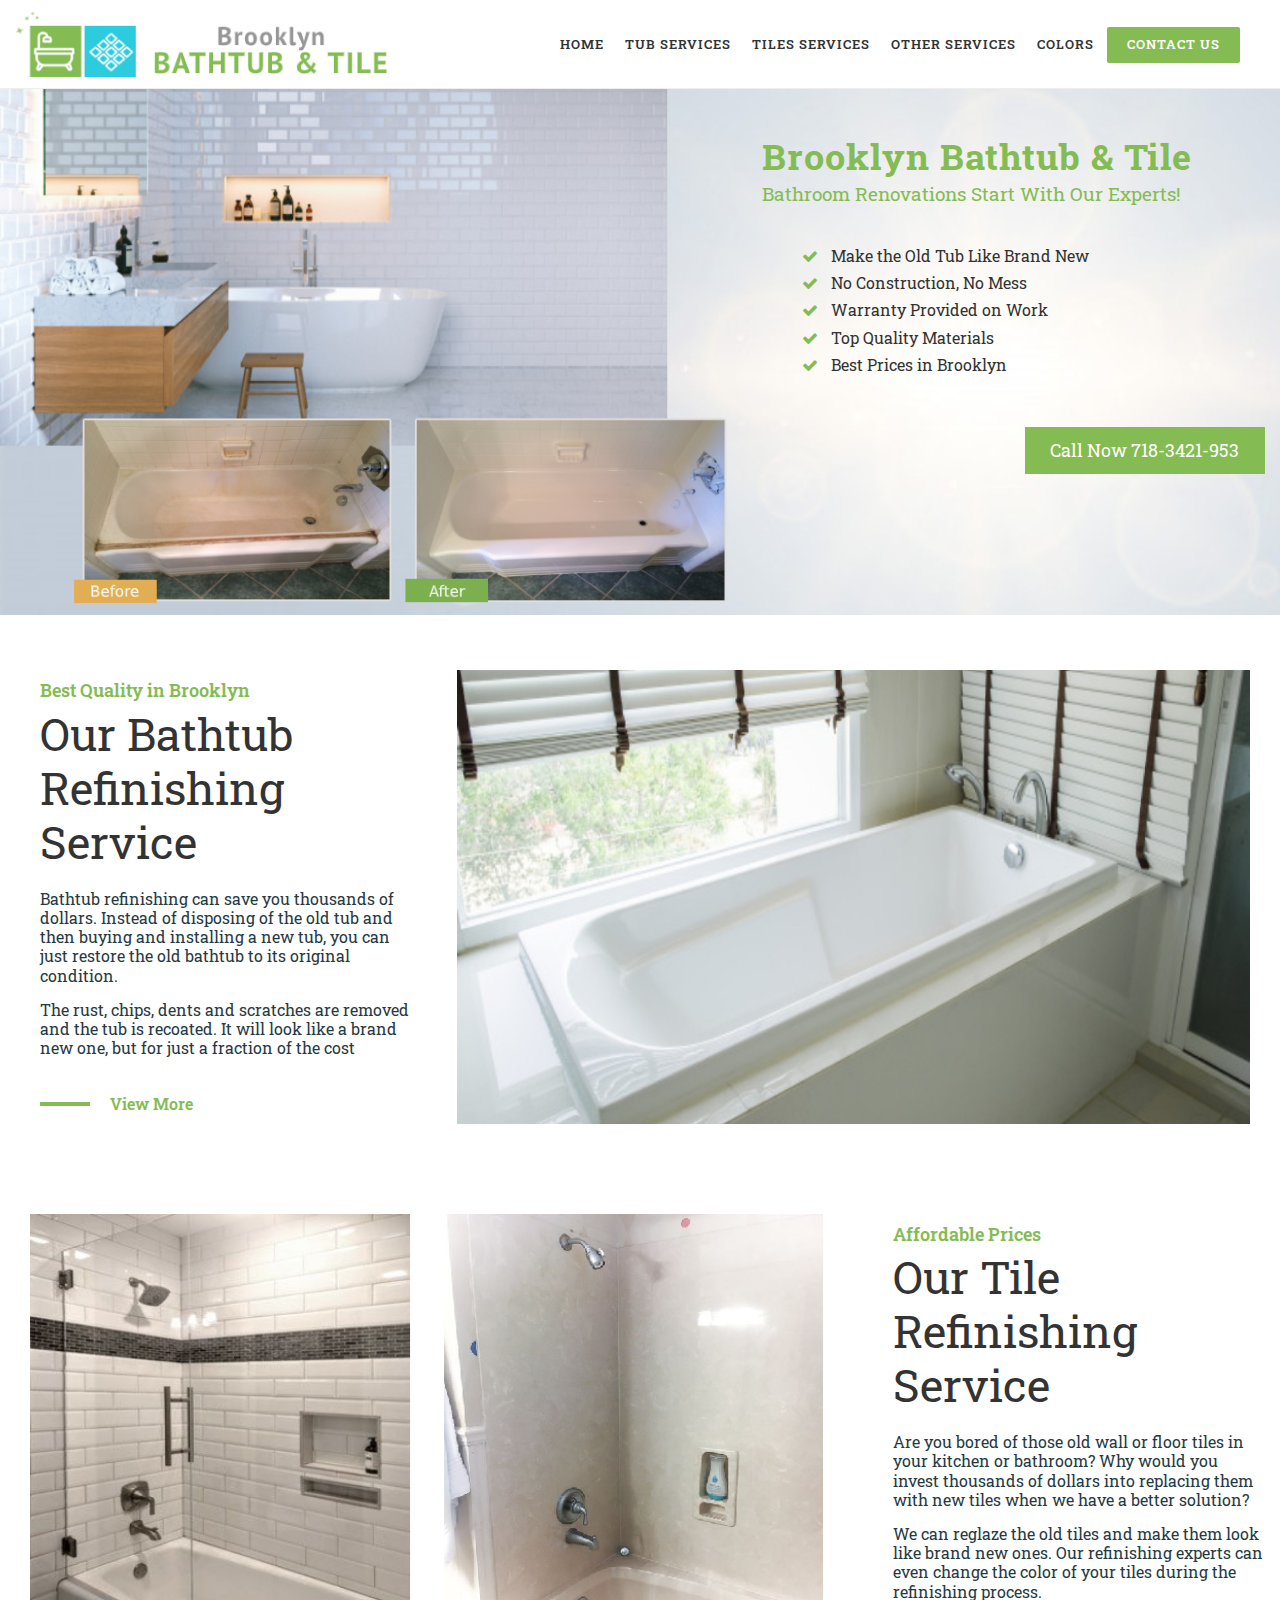
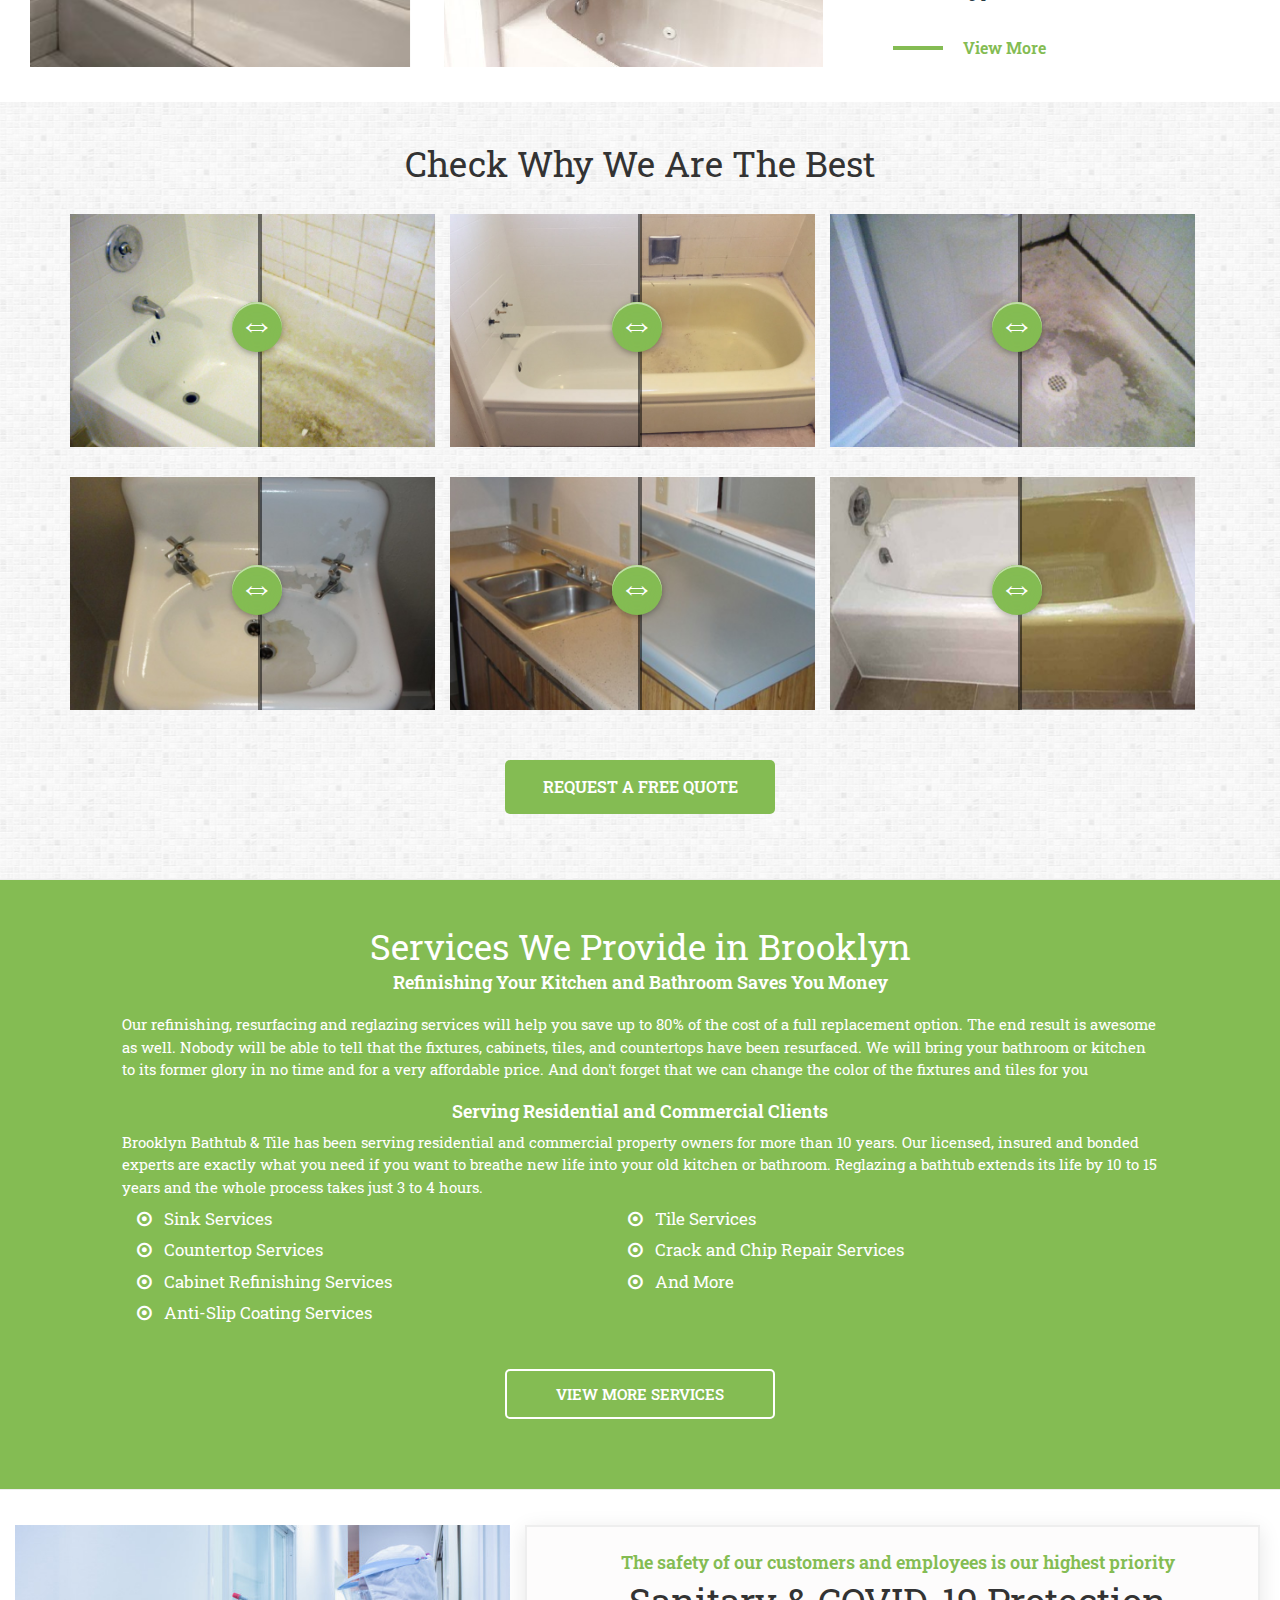
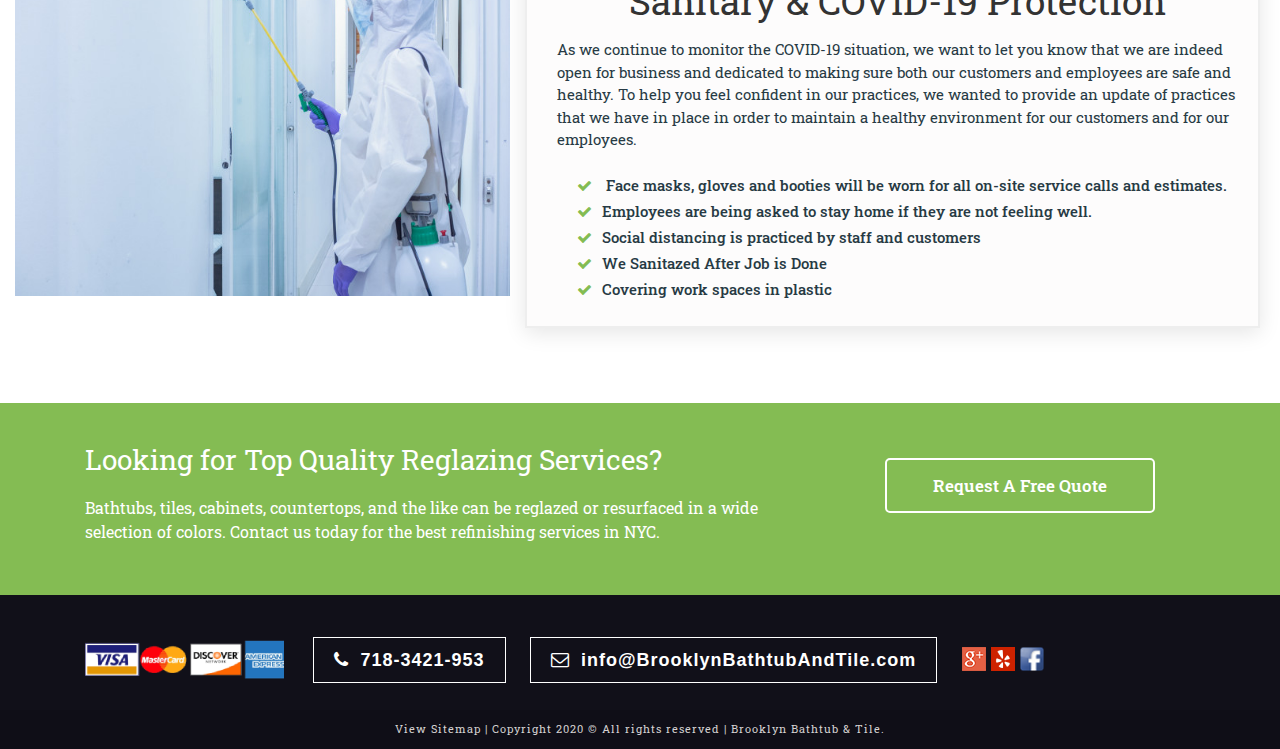
<file: index.html>
<!DOCTYPE html>
<html lang="en">

  <head>

    <meta charset="utf-8">
    <meta name="viewport" content="width=device-width, initial-scale=1.0, maximum-scale=1.0, user-scalable=no">
    
    <meta name="keywords" content="Bathtub & Tile Refinishing in Brooklyn"/>

    <meta name="description" content="Brooklyn Bathtub & Tile is the company that will reglaze your bathtub in less than 4 hours. Get the best and most affordable resurfacing and refinishing service in NYC today.">
    
    <meta name="author" content="">

    <title>The Best Bathtub & Tile Refinishing in Brooklyn</title>


    <!-- Bootstrap core CSS -->
    <link href="vendor/bootstrap/css/bootstrap.min.css" rel="stylesheet">

     <!-- Bootstrap font awesome -->
    <link rel="stylesheet" href="https://cdnjs.cloudflare.com/ajax/libs/font-awesome/4.7.0/css/font-awesome.min.css">
    
    <!-- CSS Main WEBSITE Custom Style -->
    <link href="css/style.css" rel="stylesheet">

  </head>

  <body>

    <!-- Navigation on Top -->
 
	<nav class="navbar navbar-expand-lg fixed-top main-navigation" id="mainNav">
     

		<div class="container-fluid">
		  
		  <a class="navbar-brand js-scroll-trigger logo-header" href="index.html"></a>
		 
		  <button class="navbar-toggler" type="button" data-toggle="collapse" data-target="#navbarResponsive" aria-controls="navbarResponsive" aria-expanded="true" aria-label="Toggle navigation">
			<span class="navbar-toggler-icon menu-hamburger"><i class="fa fa-th-list"></i></span>
		  </button>
		  <div class="collapse navbar-collapse" id="navbarResponsive">
			<ul class="navbar-nav ml-auto nav-list">
			  <li class="nav-item">
				  <a class="nav-link js-scroll-trigger" href="index.html" >Home</a>
			  </li>
			  <li class="nav-item">
				  <a class="nav-link js-scroll-trigger" href="bathtub-services.html" >Tub Services </a>
			  </li>
  
			  <li class="nav-item">
				  <a class="nav-link js-scroll-trigger" href="tiles-services.html" >Tiles Services </a>
			  </li>
			  <li class="nav-item">
				  <a class="nav-link js-scroll-trigger" href="other-services.html" >Other Services </a>
			  </li>
  
			  <li class="nav-item">
				  <a class="nav-link js-scroll-trigger" href="colors.html" >Colors </a>
			  </li>
			  
			  <li class="nav-item">
				<a class="nav-link js-scroll-trigger gt-quote" href="contact.html">Contact Us</a>
			  </li>
			 
			  
			</ul>
		  </div>
		</div>
	  </nav>


	<section id="contact-section">
		<div class="container-fluid">
		  <div class="row">

				<div class="col-xl-7 col-lg-7 col-md-7 col-sm-12 col-12 order-1 left-image">
					<img class="img-fluid" src="img/brooklyn-tile-tub-services.png" alt="brooklyn tile & bathtub services">
			
				</div>

				<div class="col-xl-5 col-lg-5 col-md-5 col-sm-12 col-12 order-2 home-info">
					<h2>Brooklyn Bathtub & Tile</h2>
					<h3>Bathroom Renovations Start With Our Experts!</h3>
					<h6><i class="fa fa-check" aria-hidden="true"></i>Make the Old Tub Like Brand New</h6>
					<h6><i class="fa fa-check" aria-hidden="true"></i>No Construction, No Mess</h6>
					<h6><i class="fa fa-check" aria-hidden="true"></i>Warranty Provided on Work</h6>
					<h6><i class="fa fa-check" aria-hidden="true"></i>Top Quality Materials</h6>
					<h6><i class="fa fa-check" aria-hidden="true"></i>Best Prices in Brooklyn</h6>

					<a href="tel:7183421953" class="home-go">Call Now 718-3421-953</a>
					
				</div>
  
		  </div>
		</div>
	</section>



	

    <section id="info-description">
      <div class="container-fluid">
        <div class="row">
          <div class="col-xl-4 col-lg-4 col-md-12 col-sm-12 col-12 order-1 home-services-top">
			<h3>Best Quality in Brooklyn</h3>
			<h2>Our Bathtub Refinishing Service</h2>
			<h6>Bathtub refinishing can save you thousands of dollars. Instead of disposing of the old tub and then buying and installing a new tub, you can just restore the old bathtub to its original condition.</h6>
			<h6>The rust, chips, dents and scratches are removed and the tub is recoated. It will look like a brand new one, but for just a fraction of the cost</h6>
			
			<a href="bathtub-services.html" class="inner-button"><span class="line"></span> View More</a></h6>
            
          </div><!-- / about-main-1-->
          
          <div class="col-xl-8 col-lg-8 col-md-12 col-sm-12 col-12 order-2 services-image">
              <img class="img-fluid" src="img/img-brooklyn-bathtub.jpg" alt="brooklyn bathtub reglazing refinishing services">
          </div>
        
        </div>
      </div><!-- /container-->

	</section>



	
    <section id="info-description">
		<div class="container-fluid">
		  <div class="row">
			<div class="col-xl-8 col-lg-8 col-md-12 col-sm-12 col-12 services-image">
				<img class="img-fluid" src="img/img-brooklyn-tile.png" alt="brooklyn tile reglazing refinishing services">
			</div>
			
			<div class="col-xl-4 col-lg-4 col-md-12 col-sm-12 col-12 home-services-top">
			  <h3>Affordable Prices</h3>
			  <h2>Our Tile Refinishing Service</h2>
				
			  <h6>Are you bored of those old wall or floor tiles in your kitchen or bathroom? Why would you invest thousands of dollars into replacing them with new tiles when we have a better solution? </h6>
			 <h6>We can reglaze the old tiles and make them look like brand new ones. Our refinishing experts can even change the color of your tiles during the refinishing process.</h6>
			  <a href="tiles-services.html" class="inner-button"><span class="line"></span> View More</a>
			  
			</div><!-- / about-main-1-->
			
			
		  
		  </div>
		</div><!-- /container-->
  
	  </section>

	  <section class="before-gallery">
		<div class="container">
			<div class="row">
				<h2>Check Why We Are The Best </h2>
			</div>
			<div class="row">
				<div class="col-xl-4 col-lg-4 col-md-6 col-sm-6 col-12 ba-slider">
					<img src="img/tub-before1.jpg" alt="">    
					
					<div class="resize">
						<img src="img/tub-after1.jpg" alt="">      
					</div>
					<span class="handle"></span>
				 </div>

				 <div class="col-xl-4 col-lg-4 col-md-6 col-sm-6 col-12 ba-slider">
					<img src="img/tub-before-2.jpg" alt="">    
					
					<div class="resize">
						<img src="img/tub-after-2.jpg" alt="">      
					</div>
					<span class="handle"></span>
				 </div>
				
				 <div class="col-xl-4 col-lg-4 col-md-6 col-sm-6 col-12 ba-slider">
					<img src="img/tiles-before-5.jpg" alt="">    
					
					<div class="resize">
						<img src="img/tiles-after-5.jpg" alt="">      
					</div>
					<span class="handle"></span>
				 </div>


				 <div class="col-xl-4 col-lg-4 col-md-6 col-sm-6 col-12 ba-slider">
					<img src="img/brooklyn-before-5.jpg" alt="">    
					
					<div class="resize">
						<img src="img/brooklyn-after-5.jpg" alt="">      
					</div>
					<span class="handle"></span>
				 </div>

				 <div class="col-xl-4 col-lg-4 col-md-6 col-sm-6 col-12 ba-slider">
					<img src="img/brooklyn-before-6.jpg" alt="">    
					
					<div class="resize">
						<img src="img/brooklyn-after-6.jpg" alt="">      
					</div>
					<span class="handle"></span>
				 </div>
				
				 <div class="col-xl-4 col-lg-4 col-md-6 col-sm-6 col-12 ba-slider">
					<img src="img/tub-before-4.jpg" alt="">    
					
					<div class="resize">
						<img src="img/tub-after-4.jpg" alt="">      
					</div>
					<span class="handle"></span>
				 </div>
			
			</div>


			

			<div class="row">
				<a href="contact.html" class="btn-go-5">Request A Free Quote</a>
			</div>
		</div>
	</section>

	  <section id="section-services">  
		<div class="container-fluid">
				<div class="row justify-content-center">
					<h2 class="t-1"> Services We Provide in Brooklyn</h2>
					<h4 class="t-2">Refinishing Your Kitchen and Bathroom Saves You Money </h4>
				</div>

				<div class="row justify-content-center">
					<div class="col-xl-10 col-lg-10 col-md-12 col-sm-12 col-12">
						<p>Our refinishing, resurfacing and reglazing services will help you save up to 80% of the cost of a full replacement option. The end result is awesome as well. Nobody will be able to tell that the fixtures, cabinets, tiles, and countertops have been resurfaced. We will bring your bathroom or kitchen to its former glory in no time and for a very affordable price. And don't forget that we can change the color of the fixtures and tiles for you</p>
					
						<h6>Serving Residential and Commercial Clients</h6>
						<p>Brooklyn Bathtub & Tile has been serving residential and commercial property owners for more than 10 years. Our licensed, insured and bonded experts are exactly what you need if you want to breathe new life into your old kitchen or bathroom. Reglazing a bathtub extends its life by 10 to 15 years and the whole process takes just 3 to 4 hours.</p>
						
						<h5><i class="fa fa-dot-circle-o" aria-hidden="true"></i> Sink Services</h5>
						<h5><i class="fa fa-dot-circle-o" aria-hidden="true"></i> Tile Services</h5>
						<h5><i class="fa fa-dot-circle-o" aria-hidden="true"></i> Countertop Services</h5>
						<h5><i class="fa fa-dot-circle-o" aria-hidden="true"></i> Crack and Chip Repair Services</h5>
						<h5><i class="fa fa-dot-circle-o" aria-hidden="true"></i> Cabinet Refinishing Services</h5>
						
						
						<h5><i class="fa fa-dot-circle-o" aria-hidden="true"></i> And More</h5>
						<h5><i class="fa fa-dot-circle-o" aria-hidden="true"></i> Anti-Slip Coating Services</h5>


					</div>
				</div>

				
				<div class="row">
					<a href="other-services.html" class="btn-services-1">View More Services</a>
				</div>
		</div>
	</section>	




	<section id="main-description">
		<div class="container-fluid">
		  <div class="row">
			
  
			<div class="col-xl-5 col-lg-5 col-md-12 col-sm-12 col-12 sell-right-side">
				<img class="img-fluid" src="img/sanitary-men.jpg" alt="covid-19 bathtub refinishing reglazing protection">
			</div>
  
			<div class="col-xl-7 col-lg-7 col-md-12 col-sm-12 col-12 info-service">
				<h3>The safety of our customers and employees is our highest priority</h3>
				<h2>Sanitary & COVID-19 Protection</h2>
			
				<p>As we continue to monitor the COVID-19 situation, we want to let you know that we are indeed open for business and dedicated to making sure both our customers and employees are safe and healthy. To help you feel confident in our practices, we wanted to provide an update of practices that we have in place in order to maintain a healthy environment for our customers and for our employees.</p>
				
				<h6><i class="fa fa-check" aria-hidden="true"></i> Face masks, gloves and booties  will be worn for all on-site service calls and estimates.</h6>
				<h6><i class="fa fa-check" aria-hidden="true"></i>Employees are being asked to stay home if they are not feeling well.</h6>
				<h6><i class="fa fa-check" aria-hidden="true"></i>Social distancing is practiced by staff and customers </h6>
				<h6><i class="fa fa-check" aria-hidden="true"></i>We Sanitazed After Job is Done</h6>
				<h6><i class="fa fa-check" aria-hidden="true"></i>Covering work spaces in plastic</h6>
			</div><!-- / about-main-1-->
		  
		  </div>

		  
		  
		  </div>
	
		</div><!-- /container-->
  
	 </section>


	 <div class="small-banner" style="margin-top: 40px;margin-bottom:0;">
		<div class="container">
		   <div class="row">
				<div class="col-xl-8 col-lg-8 col-md-12 col-sm-12 col-12">
					<h2>Looking for Top Quality Reglazing Services?</h2>
					<p>Bathtubs, tiles, cabinets, countertops, and the like can be reglazed or resurfaced in a wide selection of colors. Contact us today for the best refinishing services in NYC.</p>
				</div>
				
				<div class="col-xl-4 col-lg-4 col-md-12 col-sm-12 col-12">
					<a href="contact.html" class="btn-contact">Request A Free Quote</a>
				</div>
	
				
		   </div>
		</div>
	  </div>

	 

	 
		





    




   

  
   

  
  
    <!--  / Button on right side back to top -->
    <a href="#" id="back-to-top" title="Back to top">&uarr;</a> 


    <!-- footer -->
     <!-- footer -->
	
	 <footer>
		<div class="container">
			<div class="row">
								
				
				<div class="col-xl-12 col-lg-12 col-md-12 col-12">
					<ul class="adress-nav"> 
						
					    <li><img src="img/credit-cards.png"></li>
	
						<li><a href="tel:7183421953"><i class="fa fa-phone"></i>718-3421-953</a></li>

						<li><a href=""><i class="fa fa-envelope-o"></i>info@BrooklynBathtubAndTile.com </a></li>

						<li>
						
							<a href="" style="border:none"><img src="img/social-plus.png" alt=""></a>
							<a href="" style="border:none"><img src="img/yelp.png" alt=""></a>
							<a href="" style="border:none"><img src="img/social-fb.png" alt=""></a>
						</li>
						
					
			
						
					</ul>
				</div>
			 
			</div>
		
		</div>

		<div class="sub-footer">
			<div class="container">
			  <div class="row justify-content-center">
				<p class="copy"><a href="sitemap.xml">View Sitemap | </a>Copyright 2020 © All rights reserved | Brooklyn Bathtub & Tile. 
					 </p>
			   </div>
			</div>
		</div>
	</footer>



    
    <!-- Bootstrap core JavaScript -->
    
    <script src="vendor/jquery/jquery.min.js"></script>
    <script src="vendor/bootstrap/js/bootstrap.bundle.min.js"></script>

    <!-- Plugin JavaScript -->
    <script src="vendor/jquery-easing/jquery.easing.min.js"></script>

    <!-- Custom JavaScript for this SITE -->
	<script src="js/scrolling-nav.js"></script>
	
	<script type="text/javascript" src="js/BeerSlider.js"></script>
      
      <script>
        new BeerSlider(document.getElementById('slider'));
        new BeerSlider( document.getElementById( "slider1" ), {start: 50} );
        new BeerSlider( document.getElementById( "slider2" ), {start: 50} );
        new BeerSlider( document.getElementById( "slider3" ), {start: 50} );
        new BeerSlider( document.getElementById( "slider4" ), {start: 50} );
        new BeerSlider( document.getElementById( "slider5" ), {start: 50} );
        new BeerSlider( document.getElementById( "slider6" ), {start: 50} );
        new BeerSlider( document.getElementById( "slider7" ), {start: 50} );
		new BeerSlider( document.getElementById( "slider8" ), {start: 50} );
      </script>


    

    <script>
        /* Dropdown menu*/

        $(document).ready(function(){
            $(".dropdown").hover(            
                function() {
                    $('.dropdown-menu', this).not('.in .dropdown-menu').stop( true, true ).slideDown("fast");
                    $(this).toggleClass('open');        
                },
                function() {
                    $('.dropdown-menu', this).not('.in .dropdown-menu').stop( true, true ).slideUp("fast");
                    $(this).toggleClass('open');       
                }
            );
        });

    </script>

    
     <!-- JS Script Button back to top -->
    <script>
      if ($('#back-to-top').length) {
          var scrollTrigger = 100, // px
              backToTop = function () {
                  var scrollTop = $(window).scrollTop();
                  if (scrollTop > scrollTrigger) {
                      $('#back-to-top').addClass('show');
                  } else {
                      $('#back-to-top').removeClass('show');
                  }
              };
          backToTop();
          $(window).on('scroll', function () {
              backToTop();
          });
          $('#back-to-top').on('click', function (e) {
              e.preventDefault();
              $('html,body').animate({
                  scrollTop: 0
              }, 700);
          });
      }
	 </script>
	 

	 <script>

		 // Call & init
			$(document).ready(function(){
				$('.ba-slider').each(function(){
					var cur = $(this);
					// Adjust the slider
					var width = cur.width()+'px';
					cur.find('.resize img').css('width', width);
					// Bind dragging events
					drags(cur.find('.handle'), cur.find('.resize'), cur);
				});
				});

				// Update sliders on resize. 
				// Because we all do this: i.imgur.com/YkbaV.gif
				$(window).resize(function(){
				$('.ba-slider').each(function(){
					var cur = $(this);
					var width = cur.width()+'px';
					cur.find('.resize img').css('width', width);
				});
				});

				function drags(dragElement, resizeElement, container) {
					
				// Initialize the dragging event on mousedown.
				dragElement.on('mousedown touchstart', function(e) {
					
					dragElement.addClass('draggable');
					resizeElement.addClass('resizable');
					
					// Check if it's a mouse or touch event and pass along the correct value
					var startX = (e.pageX) ? e.pageX : e.originalEvent.touches[0].pageX;
					
					// Get the initial position
					var dragWidth = dragElement.outerWidth(),
						posX = dragElement.offset().left + dragWidth - startX,
						containerOffset = container.offset().left,
						containerWidth = container.outerWidth();
				
					// Set limits
					minLeft = containerOffset + 10;
					maxLeft = containerOffset + containerWidth - dragWidth - 10;
					
					// Calculate the dragging distance on mousemove.
					dragElement.parents().on("mousemove touchmove", function(e) {
						
					// Check if it's a mouse or touch event and pass along the correct value
					var moveX = (e.pageX) ? e.pageX : e.originalEvent.touches[0].pageX;
					
					leftValue = moveX + posX - dragWidth;
					
					// Prevent going off limits
					if ( leftValue < minLeft) {
						leftValue = minLeft;
					} else if (leftValue > maxLeft) {
						leftValue = maxLeft;
					}
					
					// Translate the handle's left value to masked divs width.
					widthValue = (leftValue + dragWidth/2 - containerOffset)*100/containerWidth+'%';
							
					// Set the new values for the slider and the handle. 
					// Bind mouseup events to stop dragging.
					$('.draggable').css('left', widthValue).on('mouseup touchend touchcancel', function () {
						$(this).removeClass('draggable');
						resizeElement.removeClass('resizable');
					});
					$('.resizable').css('width', widthValue);
					}).on('mouseup touchend touchcancel', function(){
					dragElement.removeClass('draggable');
					resizeElement.removeClass('resizable');
					});
					e.preventDefault();
				}).on('mouseup touchend touchcancel', function(e){
					dragElement.removeClass('draggable');
					resizeElement.removeClass('resizable');
				});
			}



	 </script>

     


    


  </body>

</html>
</file>
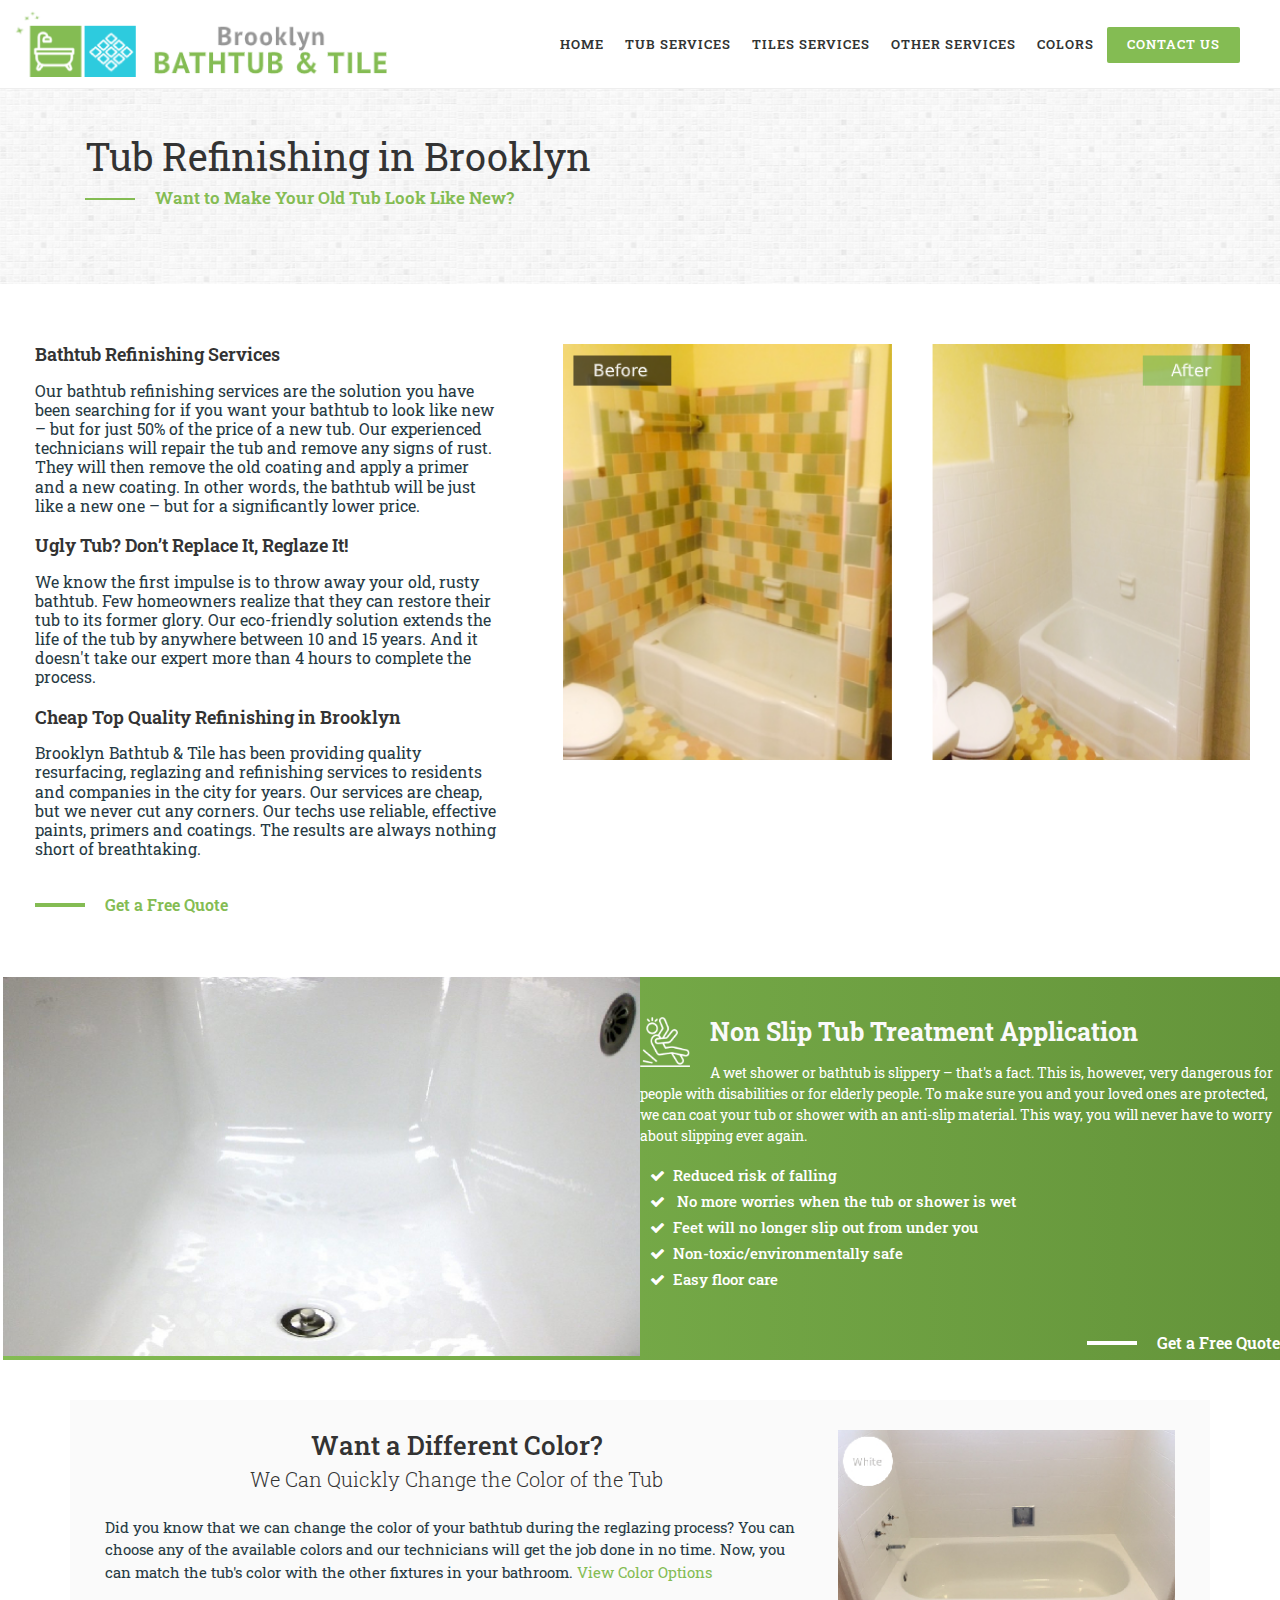
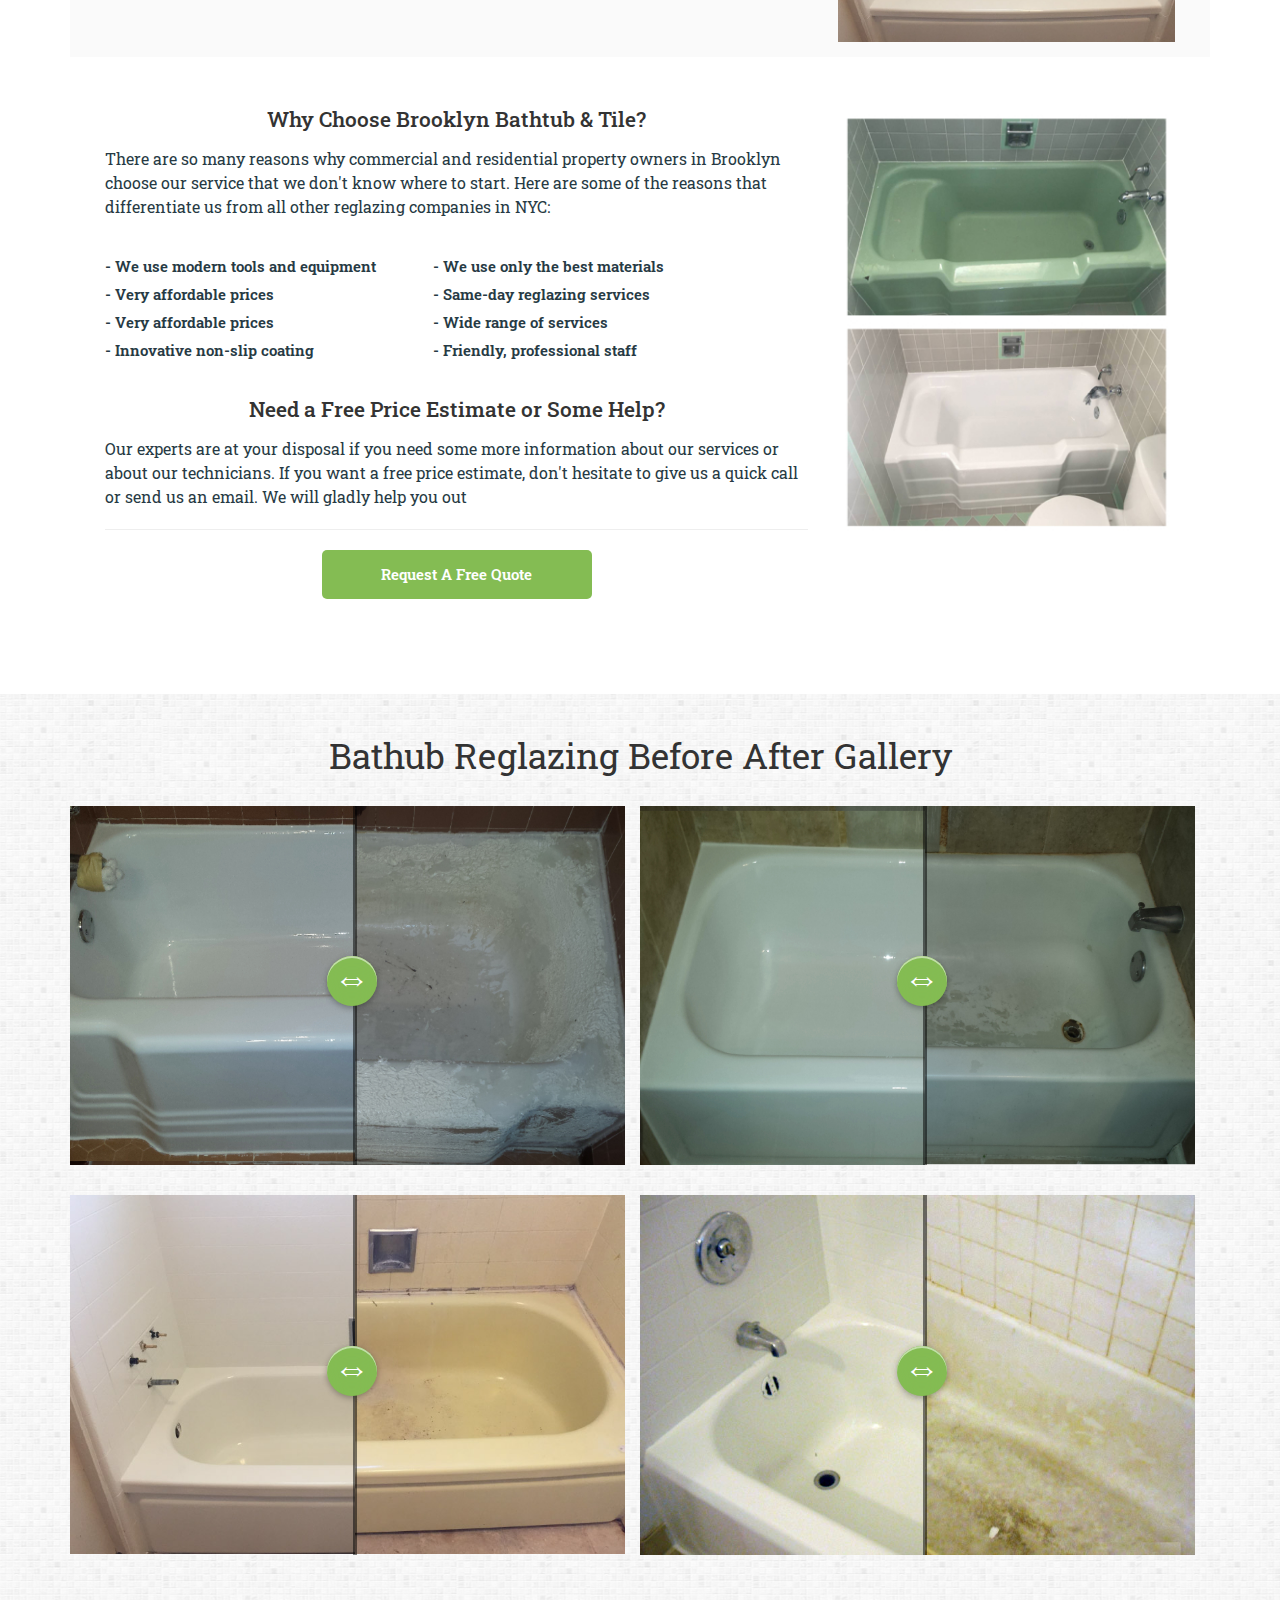
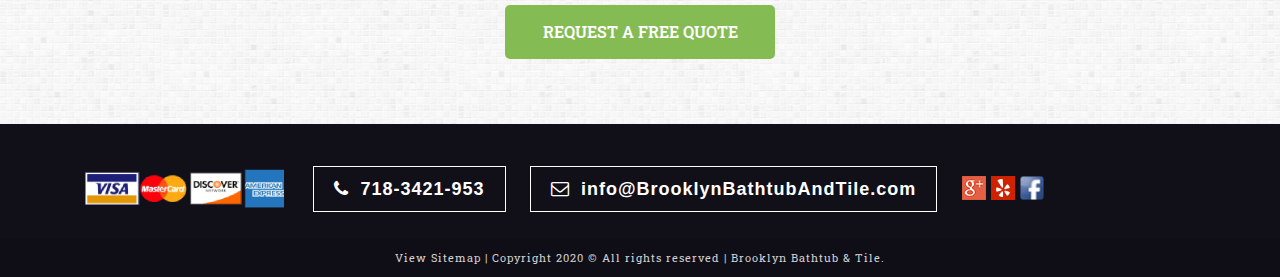
<file: bathtub-services.html>
<!DOCTYPE html>
<html lang="en">

  <head>

    <meta charset="utf-8">
    <meta name="viewport" content="width=device-width, initial-scale=1.0, maximum-scale=1.0, user-scalable=no">
    
    <meta name="keywords" content="" />

    <meta name="description" content="A: Brooklyn Bathtub & Tile will reglaze, refinish or resurface your bathtub in less than 4 hours. Our experts are the best in NYC. Affordable prices for non-slip coating.">
    
    <meta name="author" content="">

    <title>Brooklyn Bathtub & Tile: Tub Services</title>


    <!-- Bootstrap core CSS -->
    <link href="vendor/bootstrap/css/bootstrap.min.css" rel="stylesheet">

     <!-- Bootstrap font awesome -->
    <link rel="stylesheet" href="https://cdnjs.cloudflare.com/ajax/libs/font-awesome/4.7.0/css/font-awesome.min.css">
    
    <!-- CSS Main WEBSITE Custom Style -->
    <link href="css/style.css" rel="stylesheet">

  </head>

  <body>

    <!-- Navigation on Top -->
 
	<nav class="navbar navbar-expand-lg fixed-top main-navigation" id="mainNav">
     

		<div class="container-fluid">
		  
		  <a class="navbar-brand js-scroll-trigger logo-header" href="index.html"></a>
		 
		  <button class="navbar-toggler" type="button" data-toggle="collapse" data-target="#navbarResponsive" aria-controls="navbarResponsive" aria-expanded="true" aria-label="Toggle navigation">
			<span class="navbar-toggler-icon menu-hamburger"><i class="fa fa-th-list"></i></span>
		  </button>
		  <div class="collapse navbar-collapse" id="navbarResponsive">
			<ul class="navbar-nav ml-auto nav-list">
			  <li class="nav-item">
				  <a class="nav-link js-scroll-trigger" href="index.html" >Home</a>
			  </li>
			  <li class="nav-item">
				  <a class="nav-link js-scroll-trigger" href="bathtub-services.html" >Tub Services </a>
			  </li>
  
			  <li class="nav-item">
				  <a class="nav-link js-scroll-trigger" href="tiles-services.html" >Tiles Services </a>
			  </li>
			  <li class="nav-item">
				  <a class="nav-link js-scroll-trigger" href="other-services.html" >Other Services </a>
			  </li>
  
			  <li class="nav-item">
				  <a class="nav-link js-scroll-trigger" href="colors.html" >Colors </a>
			  </li>
			  
			  <li class="nav-item">
				<a class="nav-link js-scroll-trigger gt-quote" href="contact.html">Contact Us</a>
			  </li>
			 
			  
			</ul>
		  </div>
		</div>
	  </nav>


	<div class="banner-cover-top">
		<div class="container">
		  <div class="row">     
			<div class="col-xl-7 col-lg-7 col-md-12 col-sm-12 col-12 order-1 text-headline">
				
				<h2><span>Tub Refinishing in Brooklyn</span></h2>
				<h6><span class="line-3"></span>Want to Make Your Old Tub Look Like New?</h6>
			</div>
  
		  </div>
		</div>
	</div>


	<section class="service-info"> 
		<div class="container-fluid">
			<div class="row">
				<div class="col-xl-5 col-lg-5 col-md-12 col-sm-12 col-12 info">
					<h3>Bathtub Refinishing Services</h3>
					
				  <h6>Our bathtub refinishing services are the solution you have been searching for if you want your bathtub to look like new – but for just 50% of the price of a new tub. Our experienced technicians will repair the tub and remove any signs of rust. They will then remove the old coating and apply a primer and a new coating. In other words, the bathtub will be just like a new one – but for a significantly lower price.</h6>
				
				  <h3>Ugly Tub? Don’t Replace It, Reglaze It! </h3>
				 
				  <h6>We know the first impulse is to throw away your old, rusty bathtub. Few homeowners realize that they can restore their tub to its former glory. Our eco-friendly solution extends the life of the tub by anywhere between 10 and 15 years. And it doesn't take our expert more than 4 hours to complete the process.</h6>
				 
				  <h3>Cheap Top Quality Refinishing in Brooklyn</h3>
				  <h6>Brooklyn Bathtub & Tile has been providing quality resurfacing, reglazing and refinishing services to residents and companies in the city for years. Our services are cheap, but we never cut any corners. Our techs use reliable, effective paints, primers and coatings. The results are always nothing short of breathtaking.</h6>
				  
				  <a href="" class="go-button"><span class="line"></span> Get a Free Quote </a>
				  
				</div><!-- / about-main-1-->
				
				<div class="col-xl-7 col-lg-7 col-md-12 col-sm-12 col-12 services-image">
					<img class="img-fluid" src="img/brooklyn-tub-services-img.png" alt="brooklyn bathtub reglazing refinishing services">
				</div>
			  
			  </div>
		</div>
	</section>

	<div class="banner-antislip">
		<div class="container-fluid">
		  	<div class="row justify-content-center">
				
				
				<div class="col-xl-6 col-lg-6 col-md-12 col-sm-12 col-12 call-left" style="border-left:3px solid #fff;">
					<img class="img-fluid" src="img/antislip-bathtub.jpg" alt="brooklyn tub antislip services">
				</div>
				
				<div class="col-xl-6 col-lg-6 col-md-12 col-sm-12 col-12 call-left">
					<h4><img  src="img/white-slip.png">Non Slip Tub Treatment Application</h4>
					<p>A wet shower or bathtub is slippery – that's a fact. This is, however, very dangerous for people with disabilities or for elderly people. To make sure you and your loved ones are protected, we can coat your tub or shower with an anti-slip material. This way, you will never have to worry about slipping ever again.</p>
					<h5><i class="fa fa-check" aria-hidden="true"></i>Reduced risk of falling</h5>
					<h5><i class="fa fa-check" aria-hidden="true"></i>	No more worries when the tub or shower is wet</h5>
					<h5><i class="fa fa-check" aria-hidden="true"></i>Feet will no longer slip out from under you</h5>
					<h5><i class="fa fa-check" aria-hidden="true"></i>Non-toxic/environmentally safe</h5>
					<h5><i class="fa fa-check" aria-hidden="true"></i>Easy floor care</h5>
					
					<a href="" class="go-button"><span class="line"></span> Get a Free Quote </a>
				
				</div>

			

			
			</div>
		</div>
	</div>

	<div class="container color-tub">
		<div class="row">
			<div class="col-xl-8 col-lg-8 col-md-12 col-sm-12 col-12">
				<h2>Want a Different Color?</h2>
				<h5>We Can Quickly Change the Color of the Tub</h5>

				<p>Did you know that we can change the color of your bathtub during the reglazing process? You can choose any of the available colors and our technicians will get the job done in no time. Now, you can match the tub's color with the other fixtures in your bathroom. <a href="colors.html">View Color Options</a></p>
		
			</div>

			<div class="col-xl-4 col-lg-4 col-md-12 col-sm-12 col-12">
				<img class="img-fluid" src="img/white-tub.jpg">
			</div>
			
		
			
		</div>
	</div>


	<div class="container headline-text">
		<div class="row">
			<div class="col-xl-8 col-lg-8 col-md-12 col-sm-12 col-12">
				<h2>Why Choose Brooklyn Bathtub & Tile?</h2>

				<p style="border-bottom: none;">There are so many reasons why commercial and residential property owners in Brooklyn choose our service that we don't know where to start. Here are some of the reasons that differentiate us from all other reglazing companies in NYC:</p>
				<h4 class="t-list">- We use modern tools and equipment</h4>
				<h4 class="t-list">- We use only the best materials</h4>
				<h4 class="t-list">- Very affordable prices</h4>
				<h4 class="t-list">- Same-day reglazing services</h4>
				<h4 class="t-list">- Very affordable prices</h4>
				<h4 class="t-list">- Wide range of services</h4>
				<h4 class="t-list">- Innovative non-slip coating</h4>
				<h4 class="t-list">- Friendly, professional staff</h4>
				
				
				<h2 style="margin-top: 30px;">Need a Free Price Estimate or Some Help?</h2>

				<p>Our experts are at your disposal if you need some more information about our services or about our technicians. If you want a free price estimate, don't hesitate to give us a quick call or send us an email. We will gladly help you out</p>
				
				<a href="contact.html" class="btn-10">Request A Free Quote</a>
			</div>

			<div class="col-xl-4 col-lg-4 col-md-12 col-sm-12 col-12">
				<img  class="img-fluid vert-img" src="img/vertical-tub.jpg">
			</div>

			
				
		</div>

		
	</div>


	<section class="before-gallery">
		<div class="container">
			<div class="row">
				<h2>Bathub Reglazing Before After Gallery </h2>
			</div>
			
			<div class="row">
				<div class="col-xl-6 col-lg-6 col-md-6 col-sm-6 col-12 ba-slider">
					<img src="img/brooklyn-before-8.jpg" alt="">    
					
					<div class="resize">
						<img src="img/brooklyn-after-8.jpg" alt="" style="width: 350px;">      
					</div>
					<span class="handle"></span>
				 </div>

				 <div class="col-xl-6 col-lg-6 col-md-6 col-sm-6 col-12 ba-slider">
					<img src="img/brooklyn-before-9.jpg" alt="">    
					
					<div class="resize">
						<img src="img/brooklyn-after-9.jpg" alt="" style="width: 350px;">      
					</div>
					<span class="handle"></span>
				 </div>
				
			
			</div>
		
		
		
			<div class="row">
				<div class="col-xl-6 col-lg-6 col-md-6 col-sm-6 col-12 ba-slider">
					<img src="img/tub-before-2.jpg" alt="">    
					
					<div class="resize">
						<img src="img/tub-after-2.jpg" alt="" style="width: 350px;">      
					</div>
					<span class="handle"></span>
				 </div>
				
				
				<div class="col-xl-6 col-lg-6 col-md-6 col-sm-6 col-12 ba-slider">
					<img src="img/tub-before1.jpg" alt="">    
					
					<div class="resize">
						<img src="img/tub-after1.jpg" alt="" style="width: 350px;">      
					</div>
					<span class="handle"></span>
				 </div>		
			
			</div>


			<div class="row">
				<a href="contact.html" class="btn-go-5">Request A Free Quote</a>
			</div>
		</div>
	</section>

	

	


	
	




  
  
    <!--  / Button on right side back to top -->
    <a href="#" id="back-to-top" title="Back to top">&uarr;</a> 


    <!-- footer -->
     <!-- footer -->
	 
	 <footer>
		<div class="container">
			<div class="row">
								
				
				<div class="col-xl-12 col-lg-12 col-md-12 col-12">
					<ul class="adress-nav"> 
						
					    <li><img src="img/credit-cards.png"></li>
	
						<li><a href="tel:7183421953"><i class="fa fa-phone"></i>718-3421-953</a></li>

						<li><a href=""><i class="fa fa-envelope-o"></i>info@BrooklynBathtubAndTile.com </a></li>

						<li>
						
							<a href="" style="border:none"><img src="img/social-plus.png" alt=""></a>
							<a href="" style="border:none"><img src="img/yelp.png" alt=""></a>
							<a href="" style="border:none"><img src="img/social-fb.png" alt=""></a>
						</li>
						
					
			
						
					</ul>
				</div>
			 
			</div>
		
		</div>

		<div class="sub-footer">
			<div class="container">
			  <div class="row justify-content-center">
				<p class="copy"><a href="sitemap.xml">View Sitemap | </a>Copyright 2020 © All rights reserved | Brooklyn Bathtub & Tile. 
					 </p>
			   </div>
			</div>
		</div>
	</footer>



    
    <!-- Bootstrap core JavaScript -->
    
    <script src="vendor/jquery/jquery.min.js"></script>
    <script src="vendor/bootstrap/js/bootstrap.bundle.min.js"></script>

    <!-- Plugin JavaScript -->
    <script src="vendor/jquery-easing/jquery.easing.min.js"></script>

    <!-- Custom JavaScript for this SITE -->
	<script src="js/scrolling-nav.js"></script>
	
	<script type="text/javascript" src="js/BeerSlider.js"></script>
      
      <script>
        new BeerSlider(document.getElementById('slider'));
        new BeerSlider( document.getElementById( "slider1" ), {start: 50} );
        new BeerSlider( document.getElementById( "slider2" ), {start: 50} );
        new BeerSlider( document.getElementById( "slider3" ), {start: 50} );
        new BeerSlider( document.getElementById( "slider4" ), {start: 50} );
        new BeerSlider( document.getElementById( "slider5" ), {start: 50} );
        new BeerSlider( document.getElementById( "slider6" ), {start: 50} );
        new BeerSlider( document.getElementById( "slider7" ), {start: 50} );
		new BeerSlider( document.getElementById( "slider8" ), {start: 50} );
      </script>


    

    <script>
        /* Dropdown menu*/

        $(document).ready(function(){
            $(".dropdown").hover(            
                function() {
                    $('.dropdown-menu', this).not('.in .dropdown-menu').stop( true, true ).slideDown("fast");
                    $(this).toggleClass('open');        
                },
                function() {
                    $('.dropdown-menu', this).not('.in .dropdown-menu').stop( true, true ).slideUp("fast");
                    $(this).toggleClass('open');       
                }
            );
        });

    </script>

    
     <!-- JS Script Button back to top -->
    <script>
      if ($('#back-to-top').length) {
          var scrollTrigger = 100, // px
              backToTop = function () {
                  var scrollTop = $(window).scrollTop();
                  if (scrollTop > scrollTrigger) {
                      $('#back-to-top').addClass('show');
                  } else {
                      $('#back-to-top').removeClass('show');
                  }
              };
          backToTop();
          $(window).on('scroll', function () {
              backToTop();
          });
          $('#back-to-top').on('click', function (e) {
              e.preventDefault();
              $('html,body').animate({
                  scrollTop: 0
              }, 700);
          });
      }
	 </script>
	 
	 
	 <script>

		// Call & init
		   $(document).ready(function(){
			   $('.ba-slider').each(function(){
				   var cur = $(this);
				   // Adjust the slider
				   var width = cur.width()+'px';
				   cur.find('.resize img').css('width', width);
				   // Bind dragging events
				   drags(cur.find('.handle'), cur.find('.resize'), cur);
			   });
			   });

			   // Update sliders on resize. 
			   // Because we all do this: i.imgur.com/YkbaV.gif
			   $(window).resize(function(){
			   $('.ba-slider').each(function(){
				   var cur = $(this);
				   var width = cur.width()+'px';
				   cur.find('.resize img').css('width', width);
			   });
			   });

			   function drags(dragElement, resizeElement, container) {
				   
			   // Initialize the dragging event on mousedown.
			   dragElement.on('mousedown touchstart', function(e) {
				   
				   dragElement.addClass('draggable');
				   resizeElement.addClass('resizable');
				   
				   // Check if it's a mouse or touch event and pass along the correct value
				   var startX = (e.pageX) ? e.pageX : e.originalEvent.touches[0].pageX;
				   
				   // Get the initial position
				   var dragWidth = dragElement.outerWidth(),
					   posX = dragElement.offset().left + dragWidth - startX,
					   containerOffset = container.offset().left,
					   containerWidth = container.outerWidth();
			   
				   // Set limits
				   minLeft = containerOffset + 10;
				   maxLeft = containerOffset + containerWidth - dragWidth - 10;
				   
				   // Calculate the dragging distance on mousemove.
				   dragElement.parents().on("mousemove touchmove", function(e) {
					   
				   // Check if it's a mouse or touch event and pass along the correct value
				   var moveX = (e.pageX) ? e.pageX : e.originalEvent.touches[0].pageX;
				   
				   leftValue = moveX + posX - dragWidth;
				   
				   // Prevent going off limits
				   if ( leftValue < minLeft) {
					   leftValue = minLeft;
				   } else if (leftValue > maxLeft) {
					   leftValue = maxLeft;
				   }
				   
				   // Translate the handle's left value to masked divs width.
				   widthValue = (leftValue + dragWidth/2 - containerOffset)*100/containerWidth+'%';
						   
				   // Set the new values for the slider and the handle. 
				   // Bind mouseup events to stop dragging.
				   $('.draggable').css('left', widthValue).on('mouseup touchend touchcancel', function () {
					   $(this).removeClass('draggable');
					   resizeElement.removeClass('resizable');
				   });
				   $('.resizable').css('width', widthValue);
				   }).on('mouseup touchend touchcancel', function(){
				   dragElement.removeClass('draggable');
				   resizeElement.removeClass('resizable');
				   });
				   e.preventDefault();
			   }).on('mouseup touchend touchcancel', function(e){
				   dragElement.removeClass('draggable');
				   resizeElement.removeClass('resizable');
			   });
		   }



	</script>
     


    


  </body>

</html>
</file>
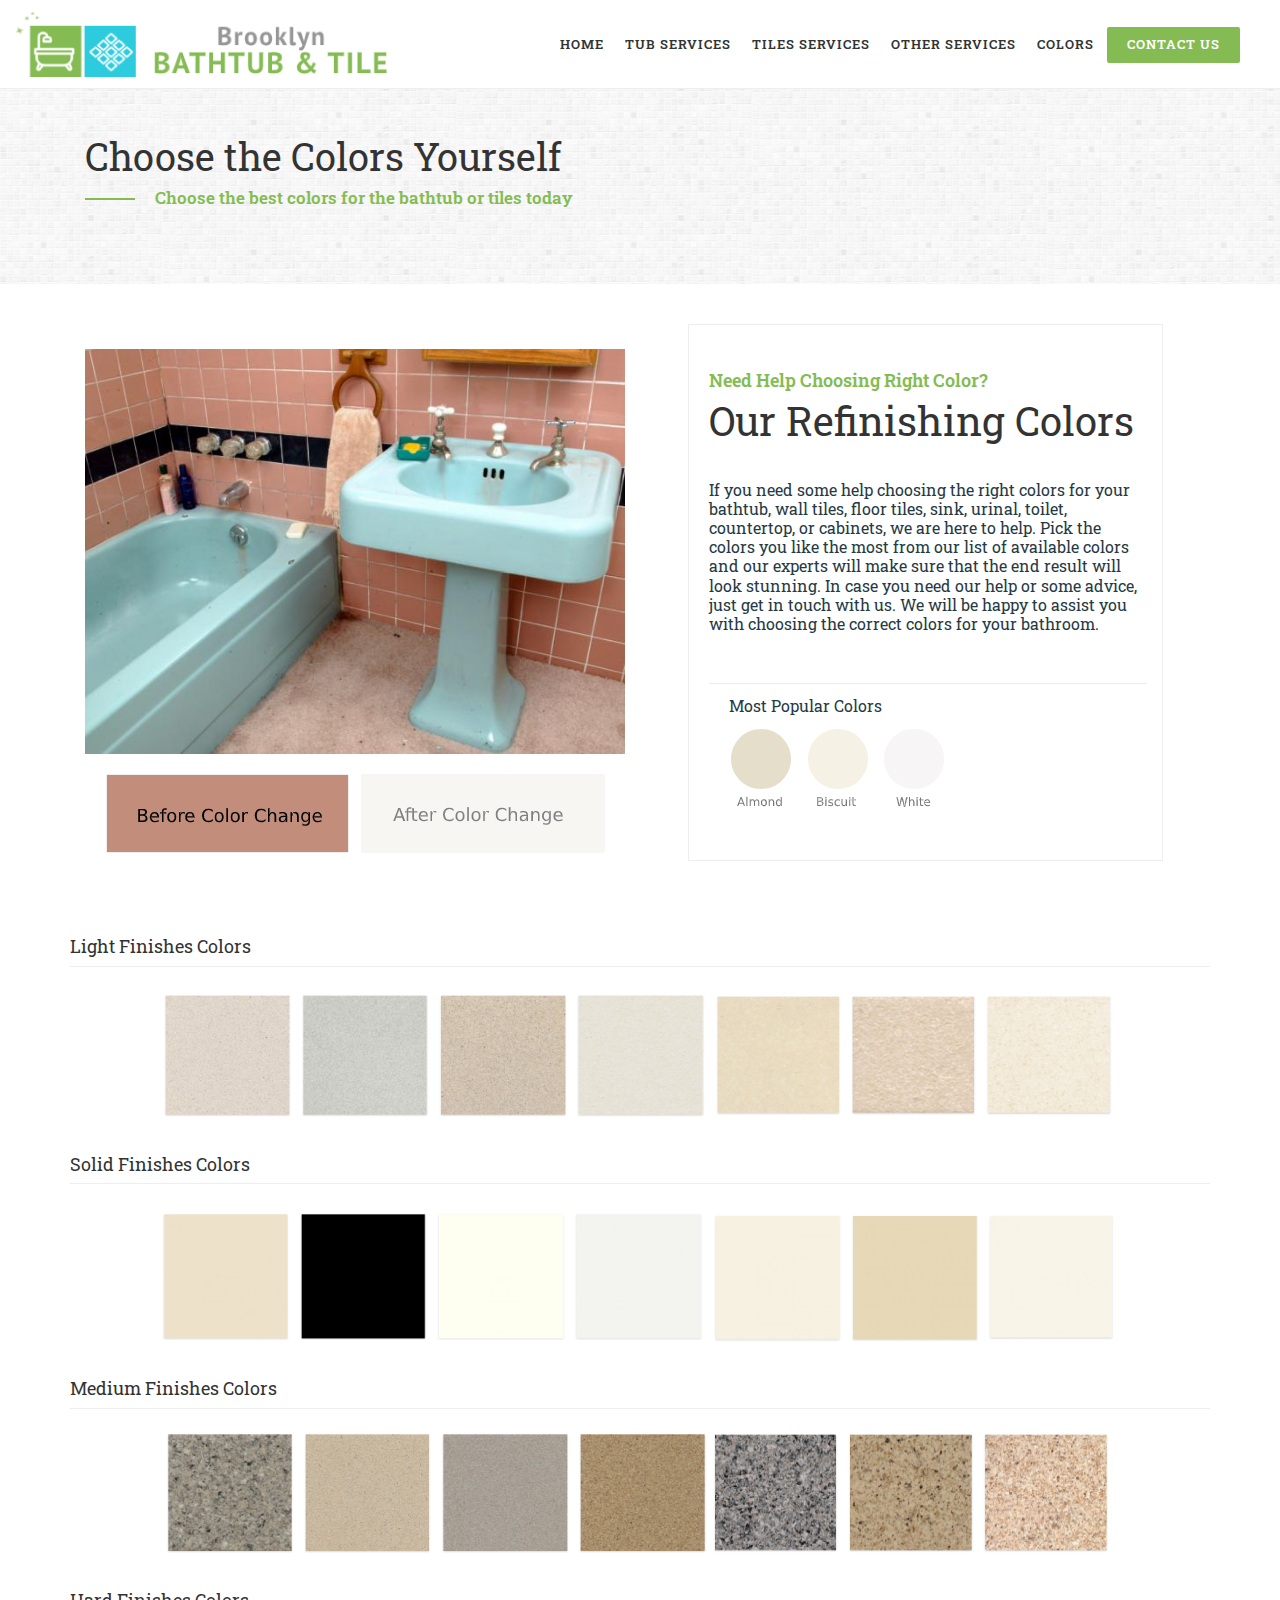
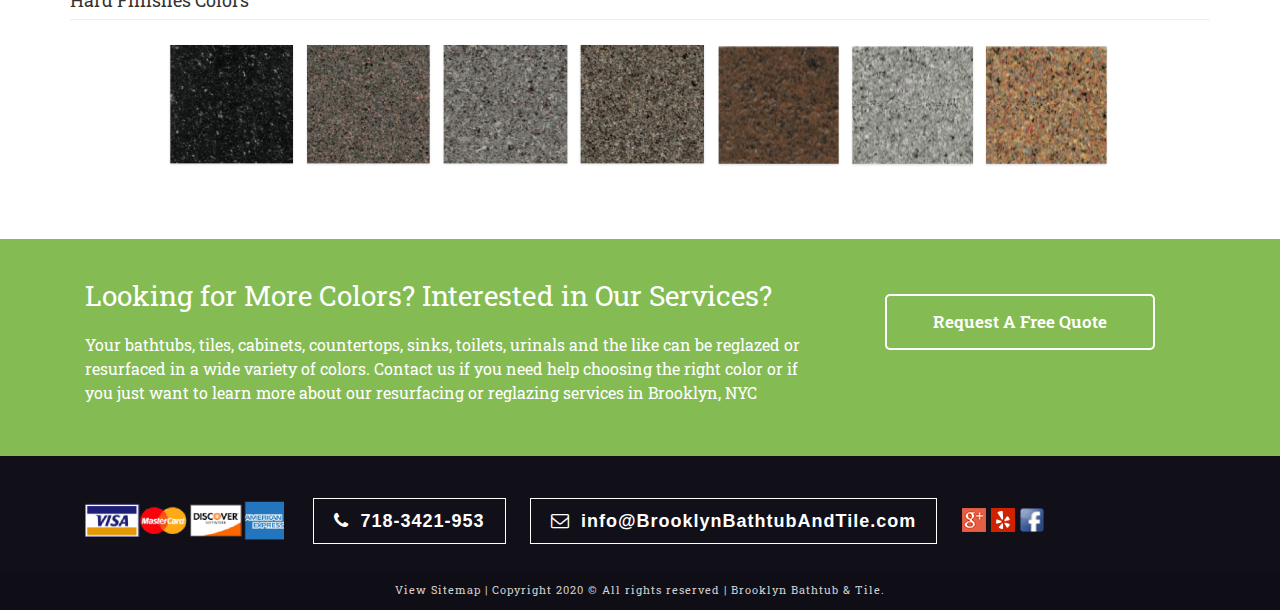
<file: colors.html>
<!DOCTYPE html>
<html lang="en">

  <head>

    <meta charset="utf-8">
    <meta name="viewport" content="width=device-width, initial-scale=1.0, maximum-scale=1.0, user-scalable=no">
    
    <meta name="keywords" content="" />

    <meta name="description" content="Did you know that Brooklyn Bathtub & Tile enables you to change the color of the tub, sink, toilet, shower, or Jacuzzi? Best experts in NYC. The most competitive prices around.">
    
    <meta name="author" content="">

    <title>Brooklyn Bathtub & Tile: Reglazing Colors </title>


    <!-- Bootstrap core CSS -->
    <link href="vendor/bootstrap/css/bootstrap.min.css" rel="stylesheet">

     <!-- Bootstrap font awesome -->
    <link rel="stylesheet" href="https://cdnjs.cloudflare.com/ajax/libs/font-awesome/4.7.0/css/font-awesome.min.css">
    
    <!-- CSS Main WEBSITE Custom Style -->
    <link href="css/style.css" rel="stylesheet">

  </head>

  <body>

    <!-- Navigation on Top -->
 
    <nav class="navbar navbar-expand-lg fixed-top main-navigation" id="mainNav">
     

      <div class="container-fluid">
        
        <a class="navbar-brand js-scroll-trigger logo-header" href="index.html"></a>
       
        <button class="navbar-toggler" type="button" data-toggle="collapse" data-target="#navbarResponsive" aria-controls="navbarResponsive" aria-expanded="true" aria-label="Toggle navigation">
          <span class="navbar-toggler-icon menu-hamburger"><i class="fa fa-th-list"></i></span>
        </button>
        <div class="collapse navbar-collapse" id="navbarResponsive">
          <ul class="navbar-nav ml-auto nav-list">
			<li class="nav-item">
				<a class="nav-link js-scroll-trigger" href="index.html" >Home</a>
			</li>
			<li class="nav-item">
				<a class="nav-link js-scroll-trigger" href="bathtub-services.html" >Tub Services </a>
			</li>

			<li class="nav-item">
				<a class="nav-link js-scroll-trigger" href="tiles-services.html" >Tiles Services </a>
			</li>
			<li class="nav-item">
				<a class="nav-link js-scroll-trigger" href="other-services.html" >Other Services </a>
			</li>

			<li class="nav-item">
				<a class="nav-link js-scroll-trigger" href="colors.html" >Colors </a>
			</li>
            
            <li class="nav-item">
              <a class="nav-link js-scroll-trigger gt-quote" href="contact.html">Contact Us</a>
            </li>
           
            
          </ul>
        </div>
      </div>
    </nav>

	<div class="banner-cover-top">
		<div class="container">
		  <div class="row">     
			<div class="col-xl-7 col-lg-7 col-md-12 col-sm-12 col-12 order-1 text-headline">
				
				<h2><span>Choose the Colors Yourself</span></h2>
				<h6><span class="line-3"></span>Choose the best colors for the bathtub or tiles today</h6>
			</div>
  
		  </div>
		</div>
  </div>
  
  <div id="section-color">
		<div class="container">
			<div class="row">
				<div class="col-xl-6 col-lg-6 col-md-12 col-sm-12 col-12">
					<div id="custCarousel" class="carousel slide" data-ride="carousel" align="center">
						<!-- slides -->
						<div class="carousel-inner">
							<div class="carousel-item active"> <img src="img/before-color.jpeg" alt="reglazing and refinishing colors"> </div>
							<div class="carousel-item"> <img src="img/after-color.jpeg" alt="color Countertop Refinishing brooklyn"> </div>
						
	
						</div> <!-- Left right --> 
						<ol class="carousel-indicators list-inline">
							
							<li class="list-inline-item active"> <a id="carousel-selector-0" class="selected" data-slide-to="0" data-target="#custCarousel"> <img src="img/button-before-color.png"> </a> </li>
							<li class="list-inline-item"> <a id="carousel-selector-1" data-slide-to="1" data-target="#custCarousel"> <img src="img/button-after-color.png"> </a> </li>
							
						</ol>
					</div>
				</div>

				<div class="col-xl-5 col-lg-5 col-md-12 col-sm-12 col-12 color-info">
					<h3>Need Help Choosing Right Color?</h3>
					<h2>Our Refinishing Colors</h2>
					<h6>If you need some help choosing the right colors for your bathtub, wall tiles, floor tiles, sink, urinal, toilet, countertop, or cabinets, we are here to help. Pick the colors you like the most from our list of available colors and our experts will make sure that the end result will look stunning. In case you need our help or some advice, just get in touch with us. We will be happy to assist you with choosing the correct colors for your bathroom.</h6>
					
					<ul class="color-list">
						<li>
							<p>Most Popular Colors </p>
							<img src="img/color-pallete-1.png">
						</li>

						
					</ul>

				
				
				</div>
			</div><!-- row -->
		</div>
		
	</div>

	<section class="our-colors"> 
		<div class="container">
			<div class="row c-holder">
				<h2 class="c-title">Light Finishes Colors</h2>
				<img class="img-fluid" src="img/light-colors.png" alt="bathtub tiles refinishning colors choice brooklyn">
			</div>
			
			<div class="row c-holder">
				<h2 class="c-title">Solid Finishes Colors</h2>
				<img class="img-fluid" src="img/solid-colors.png" alt="bathtub tiles refinishning colors choice brooklyn">
			</div>

			<div class="row c-holder">
				<h2 class="c-title">Medium Finishes Colors</h2>
				<img class="img-fluid" src="img/medium-colors.png" alt="bathtub tile and tub refinishning colors choice brooklyn">
			</div>

			<div class="row c-holder">
				<h2 class="c-title">Hard Finishes  Colors</h2>
				<img class="img-fluid" src="img/hard-colors.png" alt="bathtub tiles tub bathroom refinishning colors choice brooklyn">
			</div>
		</div>
  </section>
  


  <div class="small-banner">
    <div class="container">
       <div class="row">
			<div class="col-xl-8 col-lg-8 col-md-12 col-sm-12 col-12">
				<h2>Looking for More Colors? Interested in Our Services?</h2>
				<p>Your bathtubs, tiles, cabinets, countertops, sinks, toilets, urinals and the like can be reglazed or resurfaced in a wide variety of colors. Contact us if you need help choosing the right color or if you just want to learn more about our resurfacing or reglazing services in Brooklyn, NYC</p>
			</div>
			
			<div class="col-xl-4 col-lg-4 col-md-12 col-sm-12 col-12">
				<a href="contact.html" class="btn-contact">Request A Free Quote</a>
			</div>

			
       </div>
    </div>
  </div>

	


	
	




    




   

  
   

  
  
    <!--  / Button on right side back to top -->
    <a href="#" id="back-to-top" title="Back to top">&uarr;</a> 

	<footer>
		<div class="container">
			<div class="row">
								
				
				<div class="col-xl-12 col-lg-12 col-md-12 col-12">
					<ul class="adress-nav"> 
						
					    <li><img src="img/credit-cards.png"></li>
	
						<li><a href="tel:7183421953"><i class="fa fa-phone"></i>718-3421-953</a></li>

						<li><a href=""><i class="fa fa-envelope-o"></i>info@BrooklynBathtubAndTile.com </a></li>

						<li>
						
							<a href="" style="border:none"><img src="img/social-plus.png" alt=""></a>
							<a href="" style="border:none"><img src="img/yelp.png" alt=""></a>
							<a href="" style="border:none"><img src="img/social-fb.png" alt=""></a>
						</li>
						
					
			
						
					</ul>
				</div>
			 
			</div>
		
		</div>

		<div class="sub-footer">
			<div class="container">
			  <div class="row justify-content-center">
				<p class="copy"><a href="sitemap.xml">View Sitemap | </a>Copyright 2020 © All rights reserved | Brooklyn Bathtub & Tile. 
					 </p>
			   </div>
			</div>
		</div>
	</footer>
  
  

    
    <!-- Bootstrap core JavaScript -->
    
    <script src="vendor/jquery/jquery.min.js"></script>
    <script src="vendor/bootstrap/js/bootstrap.bundle.min.js"></script>

    <!-- Plugin JavaScript -->
    <script src="vendor/jquery-easing/jquery.easing.min.js"></script>

    <!-- Custom JavaScript for this SITE -->
	<script src="js/scrolling-nav.js"></script>
	
	<script type="text/javascript" src="js/BeerSlider.js"></script>
      
      <script>
        new BeerSlider(document.getElementById('slider'));
        new BeerSlider( document.getElementById( "slider1" ), {start: 50} );
        new BeerSlider( document.getElementById( "slider2" ), {start: 50} );
        new BeerSlider( document.getElementById( "slider3" ), {start: 50} );
        new BeerSlider( document.getElementById( "slider4" ), {start: 50} );
        new BeerSlider( document.getElementById( "slider5" ), {start: 50} );
        new BeerSlider( document.getElementById( "slider6" ), {start: 50} );
        new BeerSlider( document.getElementById( "slider7" ), {start: 50} );
		new BeerSlider( document.getElementById( "slider8" ), {start: 50} );
      </script>


    

    <script>
        /* Dropdown menu*/

        $(document).ready(function(){
            $(".dropdown").hover(            
                function() {
                    $('.dropdown-menu', this).not('.in .dropdown-menu').stop( true, true ).slideDown("fast");
                    $(this).toggleClass('open');        
                },
                function() {
                    $('.dropdown-menu', this).not('.in .dropdown-menu').stop( true, true ).slideUp("fast");
                    $(this).toggleClass('open');       
                }
            );
        });

    </script>

    
     <!-- JS Script Button back to top -->
    <script>
      if ($('#back-to-top').length) {
          var scrollTrigger = 100, // px
              backToTop = function () {
                  var scrollTop = $(window).scrollTop();
                  if (scrollTop > scrollTrigger) {
                      $('#back-to-top').addClass('show');
                  } else {
                      $('#back-to-top').removeClass('show');
                  }
              };
          backToTop();
          $(window).on('scroll', function () {
              backToTop();
          });
          $('#back-to-top').on('click', function (e) {
              e.preventDefault();
              $('html,body').animate({
                  scrollTop: 0
              }, 700);
          });
      }
     </script>

     


    


  </body>

</html>
</file>
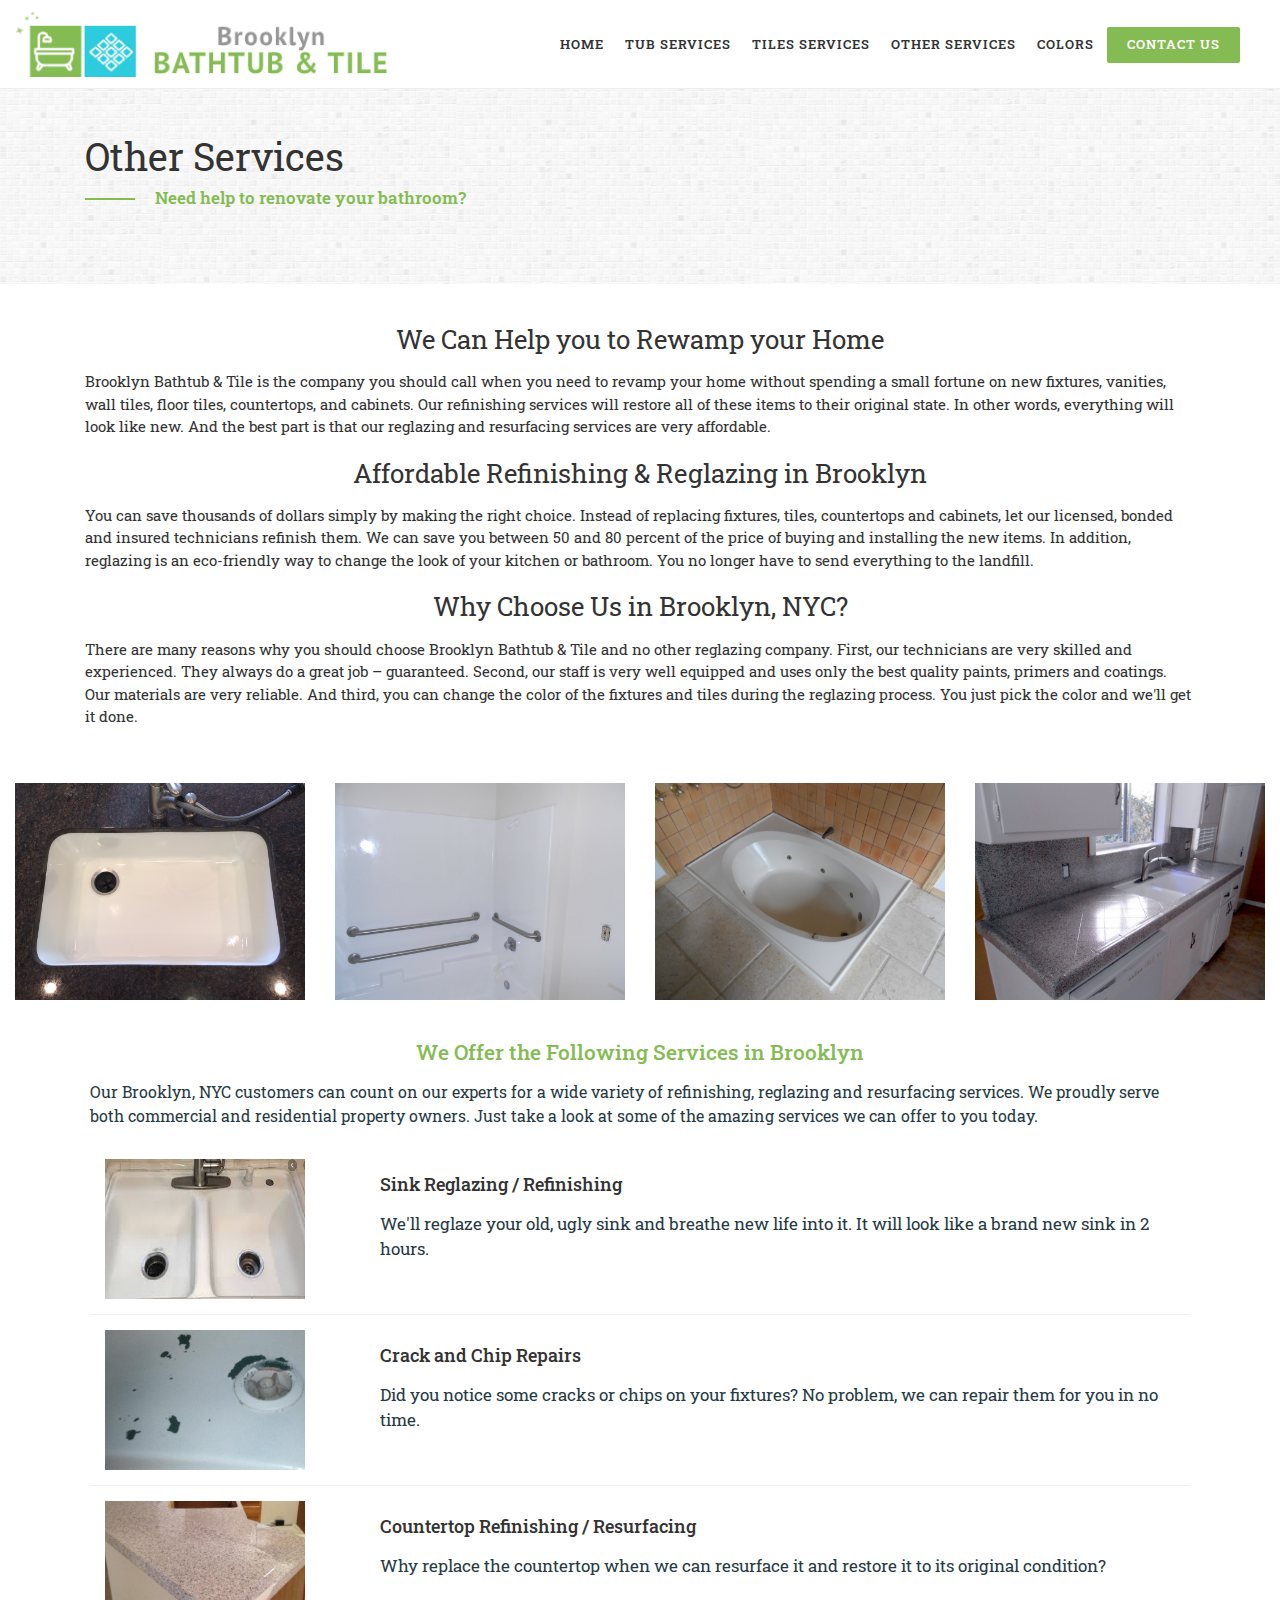
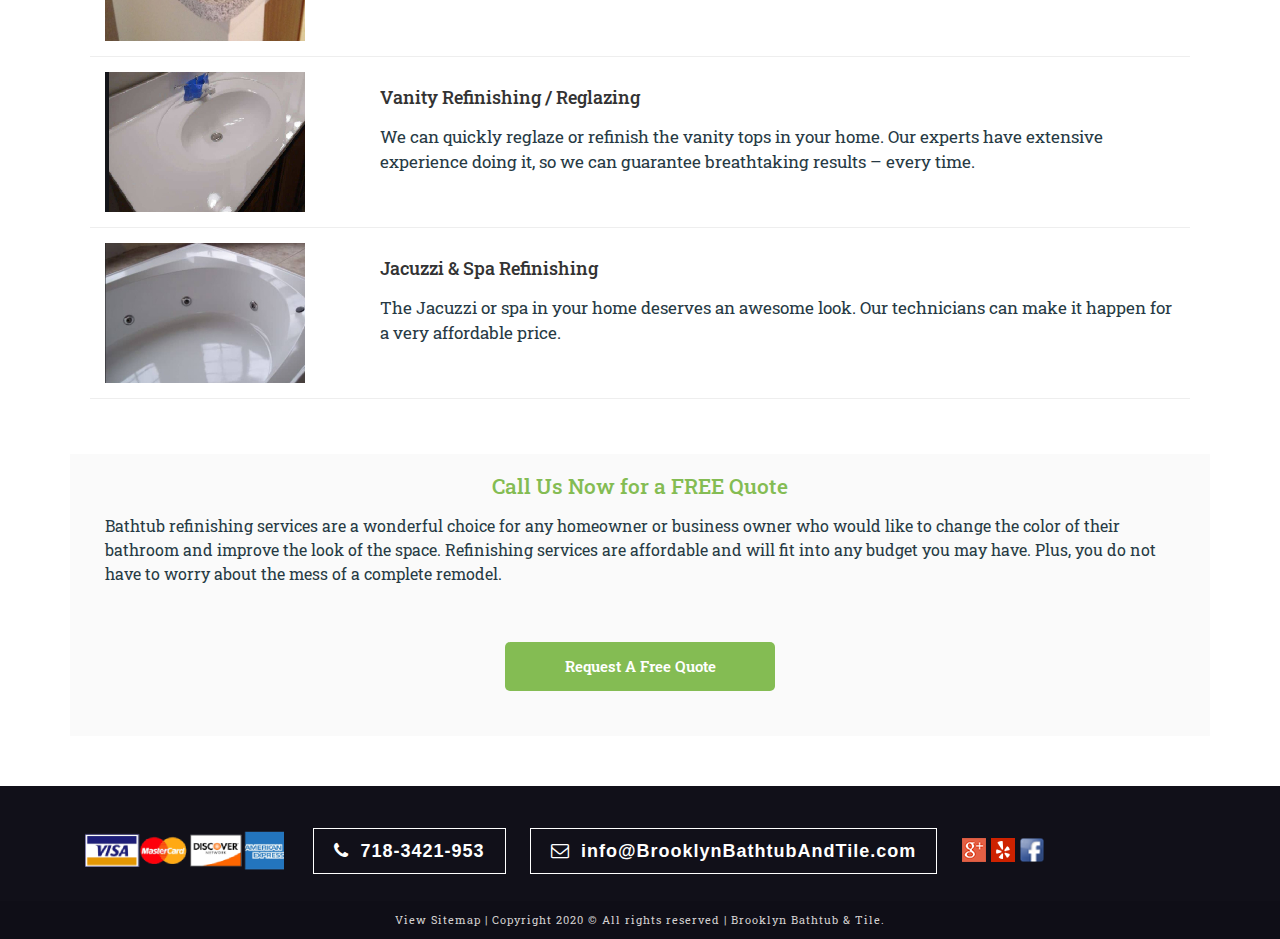
<file: other-services.html>
<!DOCTYPE html>
<html lang="en">

  <head>

    <meta charset="utf-8">
    <meta name="viewport" content="width=device-width, initial-scale=1.0, maximum-scale=1.0, user-scalable=no">
    
    <meta name="keywords" content="" />

    <meta name="description" content="For all your bathroom and tile reglazing, resurfacing and refinishing needs in Brooklyn, NYC, we are your best option. Licensed experts. Low prices.">
    
    <meta name="author" content="">

    <title>Brooklyn Bathtub & Tile: Other Services</title>


    <!-- Bootstrap core CSS -->
    <link href="vendor/bootstrap/css/bootstrap.min.css" rel="stylesheet">

     <!-- Bootstrap font awesome -->
    <link rel="stylesheet" href="https://cdnjs.cloudflare.com/ajax/libs/font-awesome/4.7.0/css/font-awesome.min.css">
    
    <!-- CSS Main WEBSITE Custom Style -->
    <link href="css/style.css" rel="stylesheet">

  </head>

  <body>

    <!-- Navigation on Top -->
 
     <nav class="navbar navbar-expand-lg fixed-top main-navigation" id="mainNav">
     

      <div class="container-fluid">
        
        <a class="navbar-brand js-scroll-trigger logo-header" href="index.html"></a>
       
        <button class="navbar-toggler" type="button" data-toggle="collapse" data-target="#navbarResponsive" aria-controls="navbarResponsive" aria-expanded="true" aria-label="Toggle navigation">
          <span class="navbar-toggler-icon menu-hamburger"><i class="fa fa-th-list"></i></span>
        </button>
        <div class="collapse navbar-collapse" id="navbarResponsive">
          <ul class="navbar-nav ml-auto nav-list">
			<li class="nav-item">
				<a class="nav-link js-scroll-trigger" href="index.html" >Home</a>
			</li>
			<li class="nav-item">
				<a class="nav-link js-scroll-trigger" href="bathtub-services.html" >Tub Services </a>
			</li>

			<li class="nav-item">
				<a class="nav-link js-scroll-trigger" href="tiles-services.html" >Tiles Services </a>
			</li>
			<li class="nav-item">
				<a class="nav-link js-scroll-trigger" href="other-services.html" >Other Services </a>
			</li>

			<li class="nav-item">
				<a class="nav-link js-scroll-trigger" href="colors.html" >Colors </a>
			</li>
            
            <li class="nav-item">
              <a class="nav-link js-scroll-trigger gt-quote" href="contact.html">Contact Us</a>
            </li>
           
            
          </ul>
        </div>
      </div>
    </nav>


	<div class="banner-cover-top">
		<div class="container">
		  <div class="row">     
			<div class="col-xl-7 col-lg-7 col-md-12 col-sm-12 col-12 order-1 text-headline">
				
				<h2><span>Other Services</span></h2>
				<h6><span class="line-3"></span>Need help to renovate your bathroom?</h6>
			</div>
  
		  </div>
		</div>
	</div>


	<div class="container">
		<div class="row">
			<div class="col-xl-12 col-lg-12 col-md-12 col-sm-12 col-12 top-other">
				<h2>We Can Help you to Rewamp your Home</h2>
				
				<p>Brooklyn Bathtub & Tile is the company you should call when you need to revamp your home without spending a small fortune on new fixtures, vanities, wall tiles, floor tiles, countertops, and cabinets. Our refinishing services will restore all of these items to their original state. In other words, everything will look like new. And the best part is that our reglazing and resurfacing services are very affordable.</p>
				
				<h2>Affordable Refinishing & Reglazing in Brooklyn</h2>
				
				<p>You can save thousands of dollars simply by making the right choice. Instead of replacing fixtures, tiles, countertops and cabinets, let our licensed, bonded and insured technicians refinish them. We can save you between 50 and 80 percent of the price of buying and installing the new items. In addition, reglazing is an eco-friendly way to change the look of your kitchen or bathroom. You no longer have to send everything to the landfill.</p>
								
				<h2>Why Choose Us in Brooklyn, NYC?</h2>
				
				<p>There are many reasons why you should choose Brooklyn Bathtub & Tile and no other reglazing company. First, our technicians are very skilled and experienced. They always do a great job – guaranteed. Second, our staff is very well equipped and uses only the best quality paints, primers and coatings. Our materials are very reliable. And third, you can change the color of the fixtures and tiles during the reglazing process. You just pick the color and we'll get it done.</p>
			
			</div>
		</div>
	</div>


		

<div class="container-fluid other-main">
	<div class="row">		
		<div class="col-xl-3 col-lg-3 col-md-6 col-sm-6 col-12 ser-other">
			<img class="img-fluid" src="img/sink-reglazing-brooklyn-img-2.jpg" alt="sink refinishing brooklyn nyc">
		
		</div>

		<div class="col-xl-3 col-lg-3 col-md-6 col-sm-6 col-12 ser-other">
			<img class="img-fluid" src="img/shower-refinishing-brooklyn-5.jpg" alt="shower refinishing brooklyn nyc">
		
		
		</div>
		<div class="col-xl-3 col-lg-3 col-md-6 col-sm-6 col-12 ser-other">
			<img class="img-fluid" src="img/spa-brooklyn-reglazing-img-4.jpg" alt="spa jacuzzi refinishing brooklyn nyc">
		
		</div>

		<div class="col-xl-3 col-lg-3 col-md-6 col-sm-6 col-12 ser-other">
			<img class="img-fluid" src="img/countertop-brooklyn-img-3.jpg" alt="countertop refinishing brooklyn nyc">
		
		</div>

	
	</div>
</div>


<div class="container services-inline">
	<div class="row">
			<h4>We Offer the Following Services in Brooklyn</h4>

		<p>Our Brooklyn, NYC customers can count on our experts for a wide variety of refinishing, reglazing and resurfacing services. We proudly serve both commercial and residential property owners. Just take a look at some of the amazing services we can offer to you today.</p>
		
	</div>

	<div class="row box">
		<div class="col-xl-3 col-lg-3 col-md-3 col-sm-3 col-12">
			<img class="img-fluid" src="img/other-sink.jpg">
		</div>
		
		<div class="col-xl-9 col-lg-9 col-md-9 col-sm-9 col-12">
			<h2>Sink Reglazing / Refinishing</h2>
			<p>We'll reglaze your old, ugly sink and breathe new life into it. It will look like a brand new sink in 2 hours.</p>
		</div>
	
	</div>

	<div class="row box">
		<div class="col-xl-3 col-lg-3 col-md-3 col-sm-3 col-12">
			<img class="img-fluid" src="img/other-crack.jpg">
		</div>
		
		<div class="col-xl-9 col-lg-9 col-md-9 col-sm-9 col-12">
			<h2>Crack and Chip Repairs</h2>

			<p>Did you notice some cracks or chips on your fixtures? No problem, we can repair them for you in no time.</p>
		</div>
	
	</div>

	<div class="row box">
		<div class="col-xl-3 col-lg-3 col-md-3 col-sm-3 col-12">
			<img class="img-fluid" src="img/other-countertop.jpg">
		</div>
		
		<div class="col-xl-9 col-lg-9 col-md-9 col-sm-9 col-12">
			<h2>Countertop Refinishing / Resurfacing</h2>

			<p>Why replace the countertop when we can resurface it and restore it to its original condition? </p>
		</div>
	
	</div>

	<div class="row box">
		<div class="col-xl-3 col-lg-3 col-md-3 col-sm-3 col-12">
			<img class="img-fluid" src="img/other-vanity.jpg">
		</div>
		
		<div class="col-xl-9 col-lg-9 col-md-9 col-sm-9 col-12">
			<h2>Vanity Refinishing / Reglazing</h2>

			<p>We can quickly reglaze or refinish the vanity tops in your home. Our experts have extensive experience doing it, so we can guarantee breathtaking results – every time. </p>
		</div>
	
	</div>
	<div class="row box">
		<div class="col-xl-3 col-lg-3 col-md-3 col-sm-3 col-12">
			<img class="img-fluid" src="img/other-spa.jpg">
		</div>
		
		<div class="col-xl-9 col-lg-9 col-md-9 col-sm-9 col-12">
			<h2>Jacuzzi & Spa Refinishing </h2>

			<p>The Jacuzzi or spa in your home deserves an awesome look. Our technicians can make it happen for a very affordable price.</p>
		</div>
	
	</div>
</div>
	

<div class="container">
	<div class="row headline-text" style="background-color: #fafafa;">
			
			<h2 style="color: #84bc53; margin-top: 20px;">Call Us Now for a FREE Quote  </h2>

			<p style="border-bottom:none;">Bathtub refinishing services are a wonderful choice for any homeowner or business owner who would like to change the color of their bathroom and improve the look of the space. Refinishing services are affordable and will fit into any budget you may have. Plus, you do not have to worry about the mess of a complete remodel.</p>
			
			<a href="contact.html" class="btn-10">Request A Free Quote</a>
			
	</div>
</div>


	
	

	


	
	




  
  
    <!--  / Button on right side back to top -->
    <a href="#" id="back-to-top" title="Back to top">&uarr;</a> 

	
	<footer>
		<div class="container">
			<div class="row">
								
				
				<div class="col-xl-12 col-lg-12 col-md-12 col-12">
					<ul class="adress-nav"> 
						
					    <li><img src="img/credit-cards.png"></li>
	
						<li><a href="tel:7183421953"><i class="fa fa-phone"></i>718-3421-953</a></li>

						<li><a href=""><i class="fa fa-envelope-o"></i>info@BrooklynBathtubAndTile.com </a></li>

						<li>
						
							<a href="" style="border:none"><img src="img/social-plus.png" alt=""></a>
							<a href="" style="border:none"><img src="img/yelp.png" alt=""></a>
							<a href="" style="border:none"><img src="img/social-fb.png" alt=""></a>
						</li>
						
					
			
						
					</ul>
				</div>
			 
			</div>
		
		</div>

		<div class="sub-footer">
			<div class="container">
			  <div class="row justify-content-center">
				<p class="copy"><a href="sitemap.xml">View Sitemap | </a>Copyright 2020 © All rights reserved | Brooklyn Bathtub & Tile. 
					 </p>
			   </div>
			</div>
		</div>
	</footer>




    
    <!-- Bootstrap core JavaScript -->
    
    <script src="vendor/jquery/jquery.min.js"></script>
    <script src="vendor/bootstrap/js/bootstrap.bundle.min.js"></script>

    <!-- Plugin JavaScript -->
    <script src="vendor/jquery-easing/jquery.easing.min.js"></script>

    <!-- Custom JavaScript for this SITE -->
	<script src="js/scrolling-nav.js"></script>
	
	<script type="text/javascript" src="js/BeerSlider.js"></script>
      
      <script>
        new BeerSlider(document.getElementById('slider'));
        new BeerSlider( document.getElementById( "slider1" ), {start: 50} );
        new BeerSlider( document.getElementById( "slider2" ), {start: 50} );
        new BeerSlider( document.getElementById( "slider3" ), {start: 50} );
        new BeerSlider( document.getElementById( "slider4" ), {start: 50} );
        new BeerSlider( document.getElementById( "slider5" ), {start: 50} );
        new BeerSlider( document.getElementById( "slider6" ), {start: 50} );
        new BeerSlider( document.getElementById( "slider7" ), {start: 50} );
		new BeerSlider( document.getElementById( "slider8" ), {start: 50} );
      </script>


    

    <script>
        /* Dropdown menu*/

        $(document).ready(function(){
            $(".dropdown").hover(            
                function() {
                    $('.dropdown-menu', this).not('.in .dropdown-menu').stop( true, true ).slideDown("fast");
                    $(this).toggleClass('open');        
                },
                function() {
                    $('.dropdown-menu', this).not('.in .dropdown-menu').stop( true, true ).slideUp("fast");
                    $(this).toggleClass('open');       
                }
            );
        });

    </script>

    
     <!-- JS Script Button back to top -->
    <script>
      if ($('#back-to-top').length) {
          var scrollTrigger = 100, // px
              backToTop = function () {
                  var scrollTop = $(window).scrollTop();
                  if (scrollTop > scrollTrigger) {
                      $('#back-to-top').addClass('show');
                  } else {
                      $('#back-to-top').removeClass('show');
                  }
              };
          backToTop();
          $(window).on('scroll', function () {
              backToTop();
          });
          $('#back-to-top').on('click', function (e) {
              e.preventDefault();
              $('html,body').animate({
                  scrollTop: 0
              }, 700);
          });
      }
     </script>

     


    


  </body>

</html>
</file>
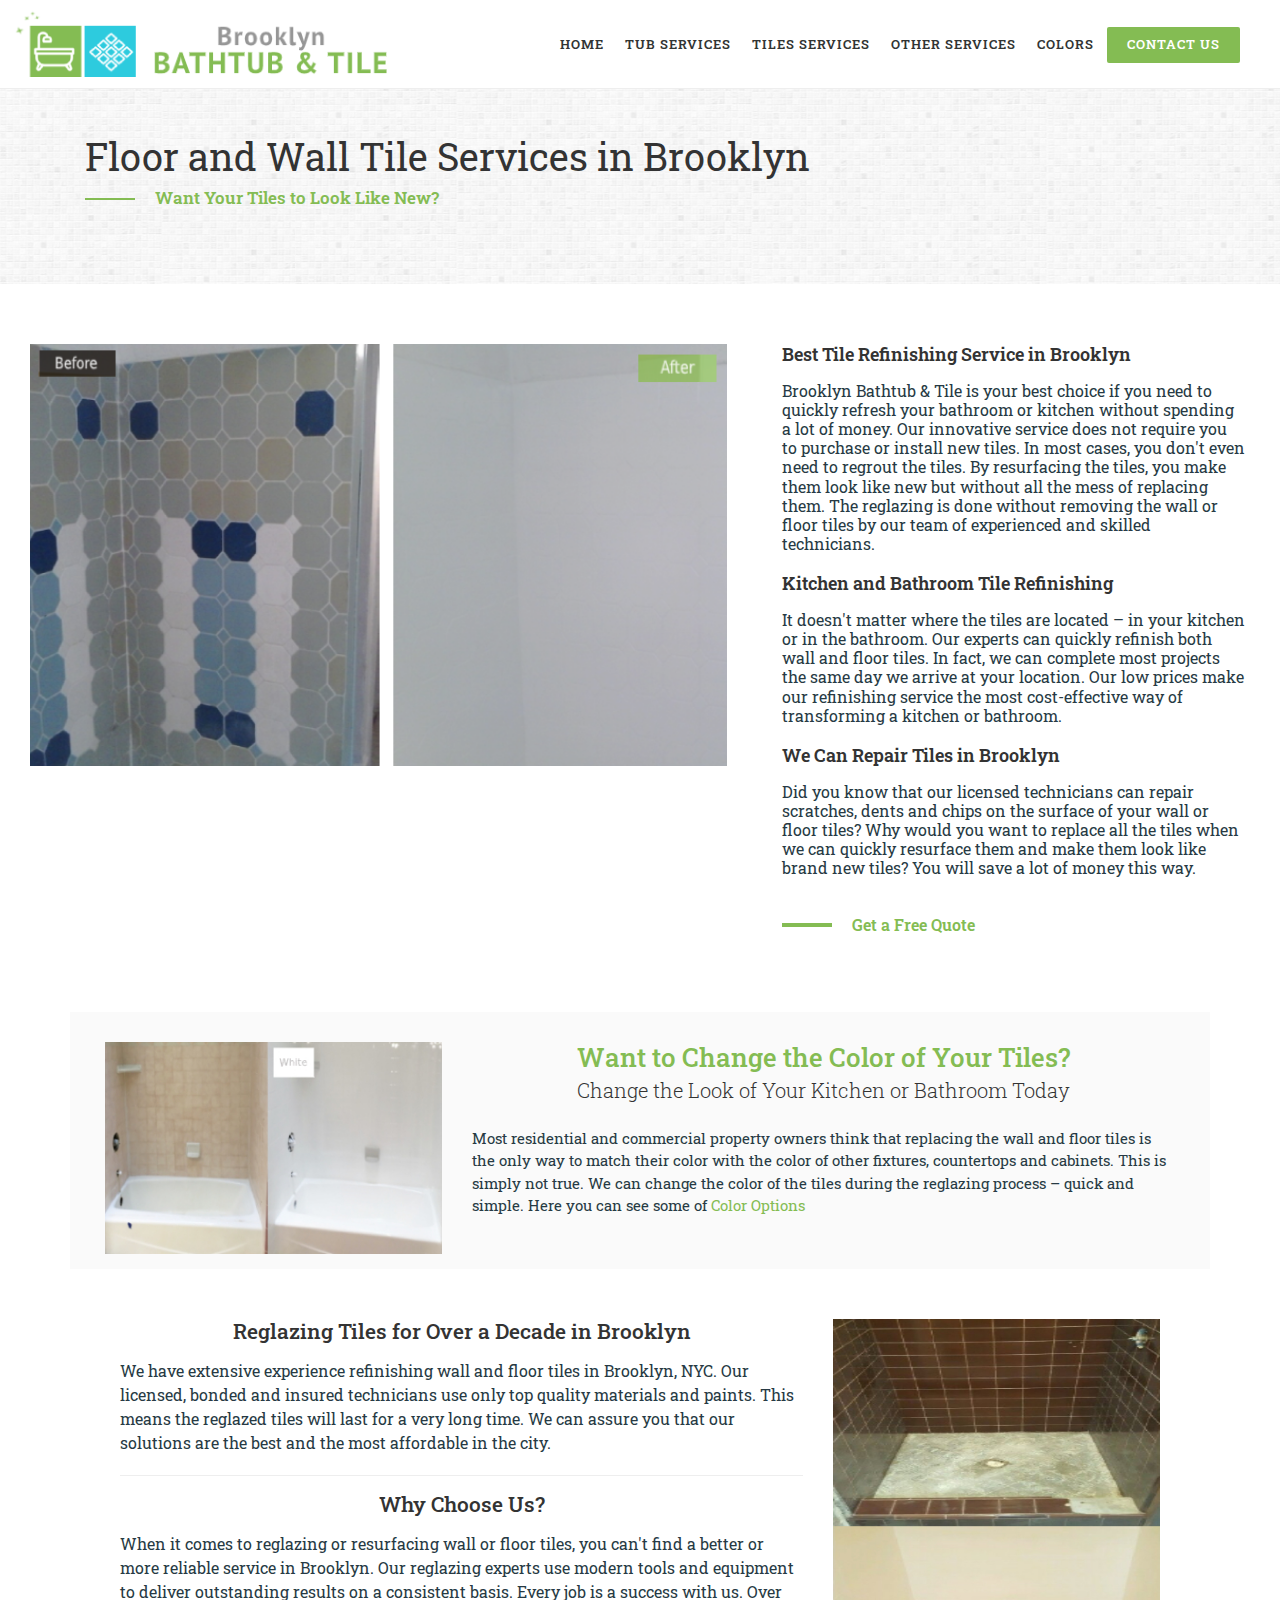
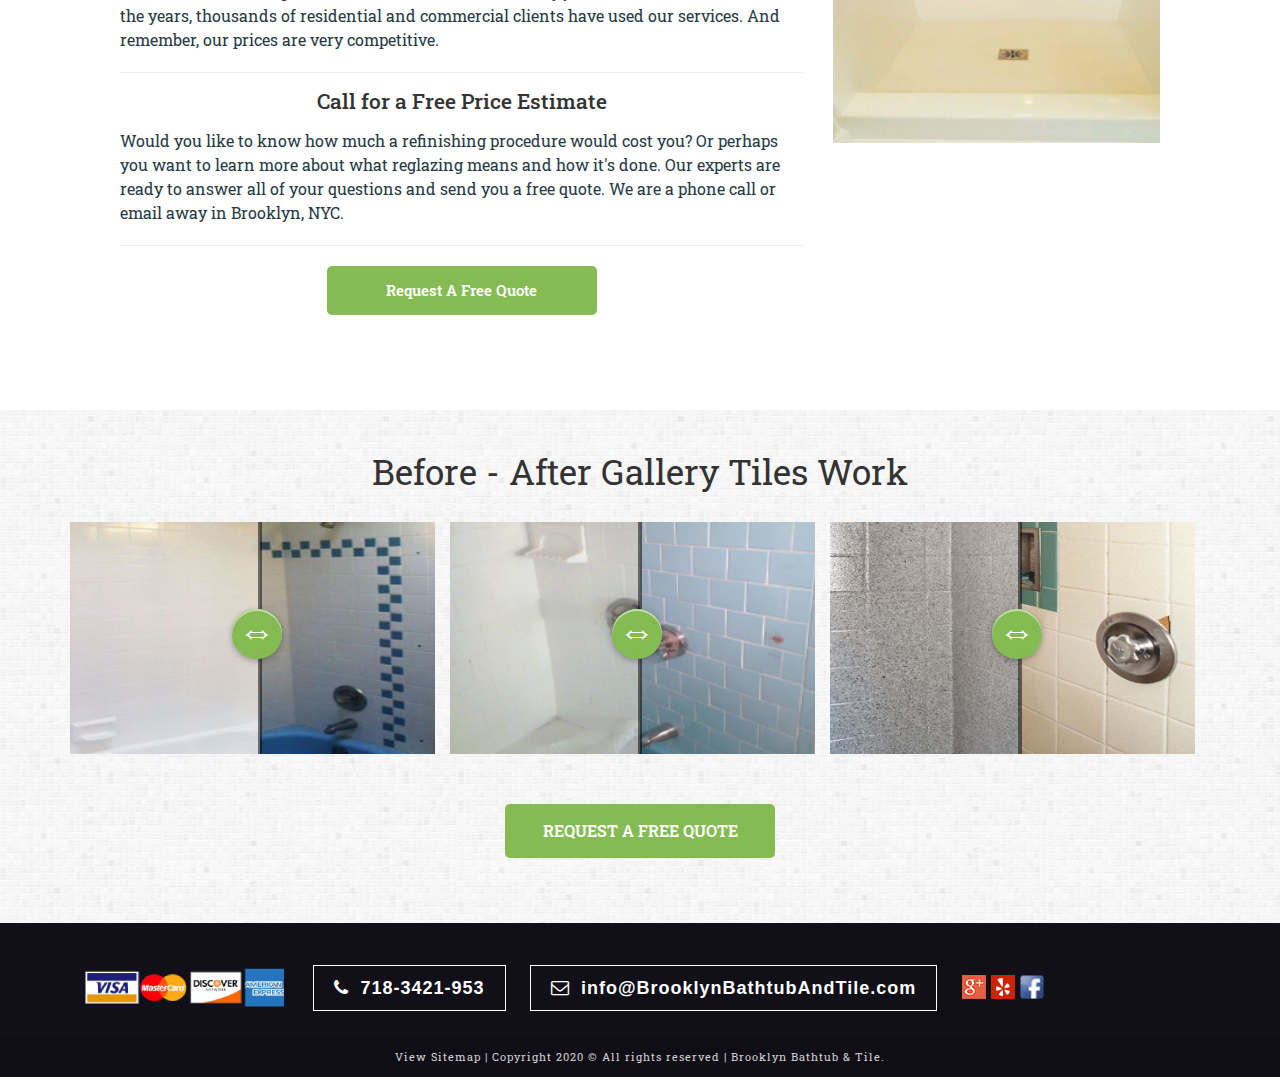
<file: tiles-services.html>
<!DOCTYPE html>
<html lang="en">

  <head>

    <meta charset="utf-8">
    <meta name="viewport" content="width=device-width, initial-scale=1.0, maximum-scale=1.0, user-scalable=no">
    
    <meta name="keywords" content="" />

    <meta name="description" content=": Rely on Brooklyn Bathtub & Tile to reglaze, refinish and resurface your wall and floor tiles today. Our licensed experts are the best in the city. Affordable prices, high quality work.">
    
    <meta name="author" content="">

    <title>Brooklyn Bathtub & Tile: Our Tiles Services</title>


    <!-- Bootstrap core CSS -->
    <link href="vendor/bootstrap/css/bootstrap.min.css" rel="stylesheet">

     <!-- Bootstrap font awesome -->
    <link rel="stylesheet" href="https://cdnjs.cloudflare.com/ajax/libs/font-awesome/4.7.0/css/font-awesome.min.css">
    
    <!-- CSS Main WEBSITE Custom Style -->
    <link href="css/style.css" rel="stylesheet">

  </head>

  <body>

    <!-- Navigation on Top -->
 
	<nav class="navbar navbar-expand-lg fixed-top main-navigation" id="mainNav">
     

		<div class="container-fluid">
		  
		  <a class="navbar-brand js-scroll-trigger logo-header" href="index.html"></a>
		 
		  <button class="navbar-toggler" type="button" data-toggle="collapse" data-target="#navbarResponsive" aria-controls="navbarResponsive" aria-expanded="true" aria-label="Toggle navigation">
			<span class="navbar-toggler-icon menu-hamburger"><i class="fa fa-th-list"></i></span>
		  </button>
		  <div class="collapse navbar-collapse" id="navbarResponsive">
			<ul class="navbar-nav ml-auto nav-list">
			  <li class="nav-item">
				  <a class="nav-link js-scroll-trigger" href="index.html" >Home</a>
			  </li>
			  <li class="nav-item">
				  <a class="nav-link js-scroll-trigger" href="bathtub-services.html" >Tub Services </a>
			  </li>
  
			  <li class="nav-item">
				  <a class="nav-link js-scroll-trigger" href="tiles-services.html" >Tiles Services </a>
			  </li>
			  <li class="nav-item">
				  <a class="nav-link js-scroll-trigger" href="other-services.html" >Other Services </a>
			  </li>
  
			  <li class="nav-item">
				  <a class="nav-link js-scroll-trigger" href="colors.html" >Colors </a>
			  </li>
			  
			  <li class="nav-item">
				<a class="nav-link js-scroll-trigger gt-quote" href="contact.html">Contact Us</a>
			  </li>
			 
			  
			</ul>
		  </div>
		</div>
	  </nav>






	<div class="banner-cover-top">
		<div class="container">
		  <div class="row">     
			<div class="col-xl-8 col-lg-8 col-md-12 col-sm-12 col-12 order-1 text-headline">
				
				<h2><span>Floor and Wall Tile Services in Brooklyn</span></h2>
				<h6><span class="line-3"></span>Want Your Tiles to Look Like New?</h6>
			</div>
  
		  </div>
		</div>
	</div>


	<section class="service-info"> 
		<div class="container-fluid">
			<div class="row">
			
				<div class="col-xl-7 col-lg-7 col-md-12 col-sm-12 col-12 services-image" style="padding-right: 20px;">
					<img class="img-fluid" src="img/tile-reglazing-brooklyn-img.png" alt="brooklyn tiles reglazing refinishing services">
				</div>

				<div class="col-xl-5 col-lg-5 col-md-12 col-sm-12 col-12 info">
					<h3>
						Best Tile Refinishing Service in Brooklyn
						</h3>
					<h6>Brooklyn Bathtub & Tile is your best choice if you need to quickly refresh your bathroom or kitchen without spending a lot of money. Our innovative service does not require you to purchase or install new tiles. In most cases, you don't even need to regrout the tiles. By resurfacing the tiles, you make them look like new but without all the mess of replacing them. The reglazing is done without removing the wall or floor tiles by our team of experienced and skilled technicians. </h6>
				
				  <h3>Kitchen and Bathroom Tile Refinishing</h3>
				   
				  <h6>It doesn't matter where the tiles are located – in your kitchen or in the bathroom. Our experts can quickly refinish both wall and floor tiles. In fact, we can complete most projects the same day we arrive at your location. Our low prices make our refinishing service the most cost-effective way of transforming a kitchen or bathroom. </h6>
				
				  <h3>We Can Repair Tiles in Brooklyn</h3>
				  
				  <h6>Did you know that our licensed technicians can repair scratches, dents and chips on the surface of your wall or floor tiles? Why would you want to replace all the tiles when we can quickly resurface them and make them look like brand new tiles? You will save a lot of money this way.</h6>
				  
				  <a href="" class="go-button"><span class="line"></span> Get a Free Quote </a>
				  
				</div>

			
				  
			  
			  </div>
		</div>
	</section>

	<div class="container color-tub">
		<div class="row">
			<div class="col-xl-4 col-lg-4 col-md-12 col-sm-12 col-12">
				<img class="img-fluid" src="img/color-tile-v1.jpg">
			</div>
			
			<div class="col-xl-8 col-lg-8 col-md-12 col-sm-12 col-12">
				<h2 style="color: #84bc53;">
					Want to Change the Color of Your Tiles?
					</h2>
				<h5>Change the Look of Your Kitchen or Bathroom Today</h5>

				<p>Most residential and commercial property owners think that replacing the wall and floor tiles is the only way to match their color with the color of other fixtures, countertops and cabinets. This is simply not true. We can change the color of the tiles during the reglazing process – quick and simple. Here you can see some of <a href="colors.html"> Color Options</a></p>
		
			</div>

			
		

			
		
			
		</div>
	</div>




	<div class="container">
		<div class="row headline-text">
			
			
			
			<div class="col-xl-8 col-lg-8 col-md-12 col-sm-12 col-12">
				<h2>Reglazing Tiles for Over a Decade in Brooklyn</h2>

				<p>We have extensive experience refinishing wall and floor tiles in Brooklyn, NYC. Our licensed, bonded and insured technicians use only top quality materials and paints. This means the reglazed tiles will last for a very long time. We can assure you that our solutions are the best and the most affordable in the city.</p>

				<h2>Why Choose Us?</h2>

				<p>When it comes to reglazing or resurfacing wall or floor tiles, you can't find a better or more reliable service in Brooklyn. Our reglazing experts use modern tools and equipment to deliver outstanding results on a consistent basis. Every job is a success with us. Over the years, thousands of residential and commercial clients have used our services. And remember, our prices are very competitive.</p>
			
				<h2>Call for a Free Price Estimate</h2>

				<p>Would you like to know how much a refinishing procedure would cost you? Or perhaps you want to learn more about what reglazing means and how it's done. Our experts are ready to answer all of your questions and send you a free quote. We are a phone call or email away in Brooklyn, NYC.</p>
				
				<a href="contact.html" class="btn-10">Request A Free Quote</a>
			</div>

			<div class="col-xl-4 col-lg-4 col-md-12 col-sm-12 col-12">
				<img class="img-fluid v-tiles" src="img/tiles-vertical.jpg">
			</div>
			
		
				
				
		</div>
	</div>


	<section class="before-gallery">
		<div class="container">
			<div class="row">
				<h2>Before - After Gallery Tiles Work </h2>
			</div>
			
			<div class="row">
				<div class="col-xl-4 col-lg-4 col-md-12 col-sm-12 col-12 ba-slider">
					<img src="img/tiles-before-10.jpg" alt="">    
					
					<div class="resize">
						<img src="img/tiles-after-10.jpg" alt="" style="width: 350px;">      
					</div>
					<span class="handle"></span>
				 </div>

				 <div class="col-xl-4 col-lg-4 col-md-12 col-sm-12 col-12 ba-slider">
					<img src="img/tiles-before-11.jpg" alt="">    
					
					<div class="resize">
						<img src="img/tiles-after-11.jpg" alt="" style="width: 350px;">      
					</div>
					<span class="handle"></span>
				 </div>

				 <div class="col-xl-4 col-lg-4 col-md-12 col-sm-12 col-12 ba-slider">
					<img src="img/tiles-before-12.jpg" alt="">    
					
					<div class="resize">
						<img src="img/tiles-after-12.jpg" alt="" style="width: 350px;">      
					</div>
					<span class="handle"></span>
				 </div>
				
			
			</div>
		
	

			<div class="row">
				<a href="contact.html" class="btn-go-5">Request A Free Quote</a>
			</div>
		</div>
	</section>
	

	


	
	




  
  
    <!--  / Button on right side back to top -->
    <a href="#" id="back-to-top" title="Back to top">&uarr;</a> 


	
	<footer>
		<div class="container">
			<div class="row">
								
				
				<div class="col-xl-12 col-lg-12 col-md-12 col-12">
					<ul class="adress-nav"> 
						
					    <li><img src="img/credit-cards.png"></li>
	
						<li><a href="tel:7183421953"><i class="fa fa-phone"></i>718-3421-953</a></li>

						<li><a href=""><i class="fa fa-envelope-o"></i>info@BrooklynBathtubAndTile.com </a></li>

						<li>
						
							<a href="" style="border:none"><img src="img/social-plus.png" alt=""></a>
							<a href="" style="border:none"><img src="img/yelp.png" alt=""></a>
							<a href="" style="border:none"><img src="img/social-fb.png" alt=""></a>
						</li>
						
					
			
						
					</ul>
				</div>
			 
			</div>
		
		</div>

		<div class="sub-footer">
			<div class="container">
			  <div class="row justify-content-center">
				<p class="copy"><a href="sitemap.xml">View Sitemap | </a>Copyright 2020 © All rights reserved | Brooklyn Bathtub & Tile. 
					 </p>
			   </div>
			</div>
		</div>
	</footer>




    
    <!-- Bootstrap core JavaScript -->
    
    <script src="vendor/jquery/jquery.min.js"></script>
    <script src="vendor/bootstrap/js/bootstrap.bundle.min.js"></script>

    <!-- Plugin JavaScript -->
    <script src="vendor/jquery-easing/jquery.easing.min.js"></script>

    <!-- Custom JavaScript for this SITE -->
	<script src="js/scrolling-nav.js"></script>
	
	<script type="text/javascript" src="js/BeerSlider.js"></script>
      
      <script>
        new BeerSlider(document.getElementById('slider'));
        new BeerSlider( document.getElementById( "slider1" ), {start: 50} );
        new BeerSlider( document.getElementById( "slider2" ), {start: 50} );
        new BeerSlider( document.getElementById( "slider3" ), {start: 50} );
        new BeerSlider( document.getElementById( "slider4" ), {start: 50} );
        new BeerSlider( document.getElementById( "slider5" ), {start: 50} );
        new BeerSlider( document.getElementById( "slider6" ), {start: 50} );
        new BeerSlider( document.getElementById( "slider7" ), {start: 50} );
		new BeerSlider( document.getElementById( "slider8" ), {start: 50} );
      </script>


    

    <script>
        /* Dropdown menu*/

        $(document).ready(function(){
            $(".dropdown").hover(            
                function() {
                    $('.dropdown-menu', this).not('.in .dropdown-menu').stop( true, true ).slideDown("fast");
                    $(this).toggleClass('open');        
                },
                function() {
                    $('.dropdown-menu', this).not('.in .dropdown-menu').stop( true, true ).slideUp("fast");
                    $(this).toggleClass('open');       
                }
            );
        });

    </script>

    
     <!-- JS Script Button back to top -->
    <script>
      if ($('#back-to-top').length) {
          var scrollTrigger = 100, // px
              backToTop = function () {
                  var scrollTop = $(window).scrollTop();
                  if (scrollTop > scrollTrigger) {
                      $('#back-to-top').addClass('show');
                  } else {
                      $('#back-to-top').removeClass('show');
                  }
              };
          backToTop();
          $(window).on('scroll', function () {
              backToTop();
          });
          $('#back-to-top').on('click', function (e) {
              e.preventDefault();
              $('html,body').animate({
                  scrollTop: 0
              }, 700);
          });
      }
	 </script>
	 
	 <script>

		// Call & init
		   $(document).ready(function(){
			   $('.ba-slider').each(function(){
				   var cur = $(this);
				   // Adjust the slider
				   var width = cur.width()+'px';
				   cur.find('.resize img').css('width', width);
				   // Bind dragging events
				   drags(cur.find('.handle'), cur.find('.resize'), cur);
			   });
			   });

			   // Update sliders on resize. 
			   // Because we all do this: i.imgur.com/YkbaV.gif
			   $(window).resize(function(){
			   $('.ba-slider').each(function(){
				   var cur = $(this);
				   var width = cur.width()+'px';
				   cur.find('.resize img').css('width', width);
			   });
			   });

			   function drags(dragElement, resizeElement, container) {
				   
			   // Initialize the dragging event on mousedown.
			   dragElement.on('mousedown touchstart', function(e) {
				   
				   dragElement.addClass('draggable');
				   resizeElement.addClass('resizable');
				   
				   // Check if it's a mouse or touch event and pass along the correct value
				   var startX = (e.pageX) ? e.pageX : e.originalEvent.touches[0].pageX;
				   
				   // Get the initial position
				   var dragWidth = dragElement.outerWidth(),
					   posX = dragElement.offset().left + dragWidth - startX,
					   containerOffset = container.offset().left,
					   containerWidth = container.outerWidth();
			   
				   // Set limits
				   minLeft = containerOffset + 10;
				   maxLeft = containerOffset + containerWidth - dragWidth - 10;
				   
				   // Calculate the dragging distance on mousemove.
				   dragElement.parents().on("mousemove touchmove", function(e) {
					   
				   // Check if it's a mouse or touch event and pass along the correct value
				   var moveX = (e.pageX) ? e.pageX : e.originalEvent.touches[0].pageX;
				   
				   leftValue = moveX + posX - dragWidth;
				   
				   // Prevent going off limits
				   if ( leftValue < minLeft) {
					   leftValue = minLeft;
				   } else if (leftValue > maxLeft) {
					   leftValue = maxLeft;
				   }
				   
				   // Translate the handle's left value to masked divs width.
				   widthValue = (leftValue + dragWidth/2 - containerOffset)*100/containerWidth+'%';
						   
				   // Set the new values for the slider and the handle. 
				   // Bind mouseup events to stop dragging.
				   $('.draggable').css('left', widthValue).on('mouseup touchend touchcancel', function () {
					   $(this).removeClass('draggable');
					   resizeElement.removeClass('resizable');
				   });
				   $('.resizable').css('width', widthValue);
				   }).on('mouseup touchend touchcancel', function(){
				   dragElement.removeClass('draggable');
				   resizeElement.removeClass('resizable');
				   });
				   e.preventDefault();
			   }).on('mouseup touchend touchcancel', function(e){
				   dragElement.removeClass('draggable');
				   resizeElement.removeClass('resizable');
			   });
		   }



	</script>

     


    


  </body>

</html>
</file>
